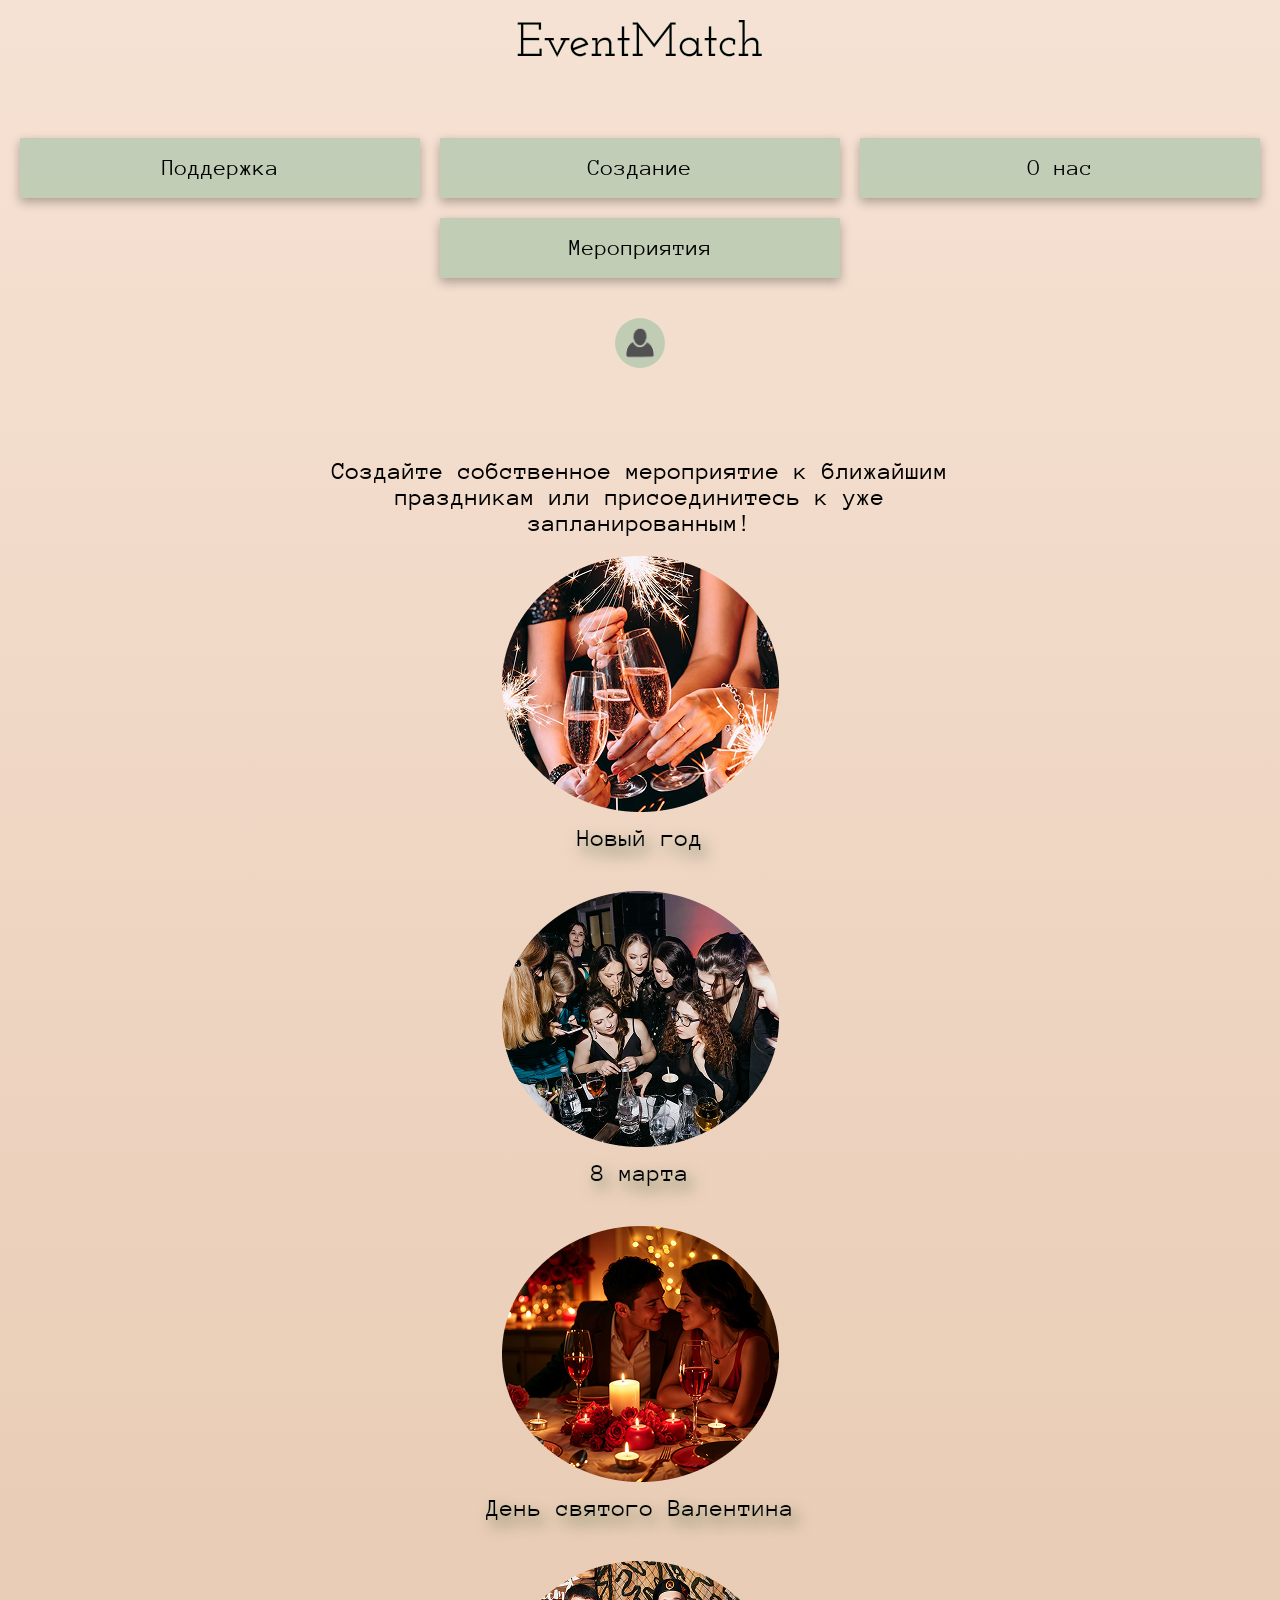
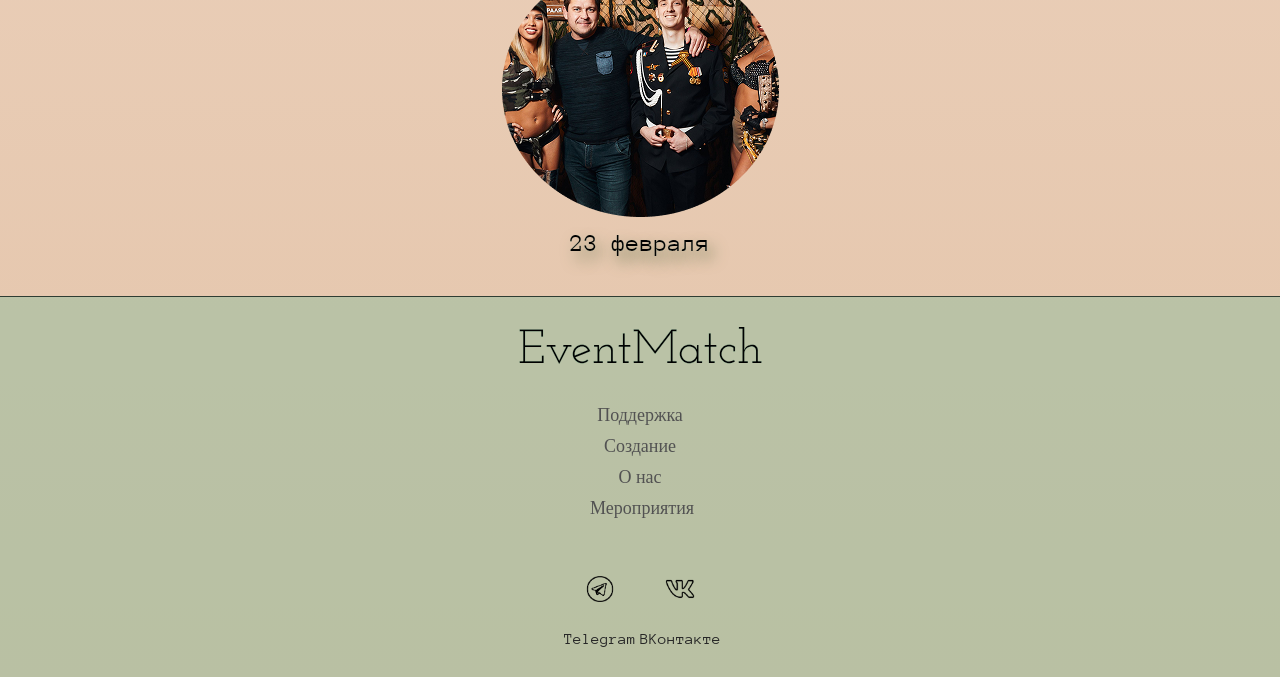
<file: index.html>
<!DOCTYPE html>
<html>
<head>
    <meta http-equiv="refresh" content="0; url=./EventMatch/index.html" />
</head>
<body>
    <script>
        window.location.href = "./EventMatch/index.html";
    </script>
</body>
</html>
</file>
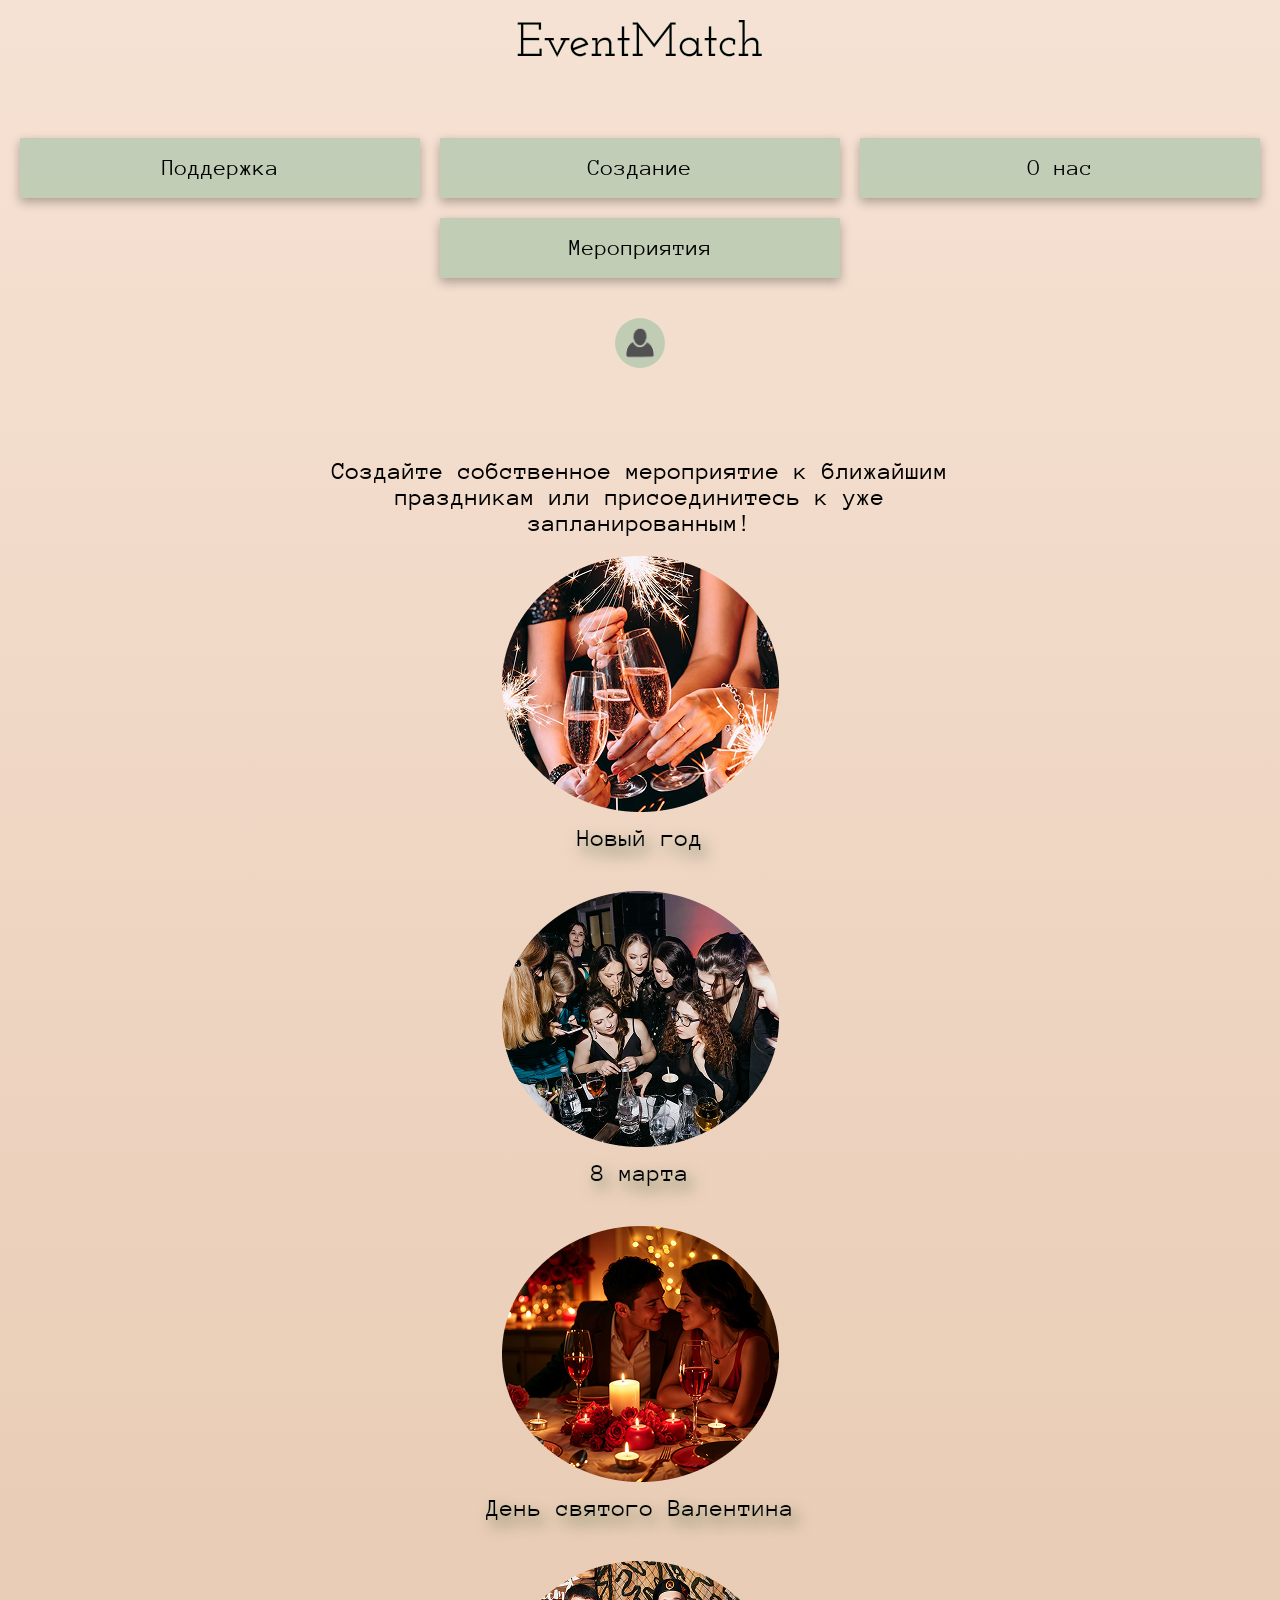
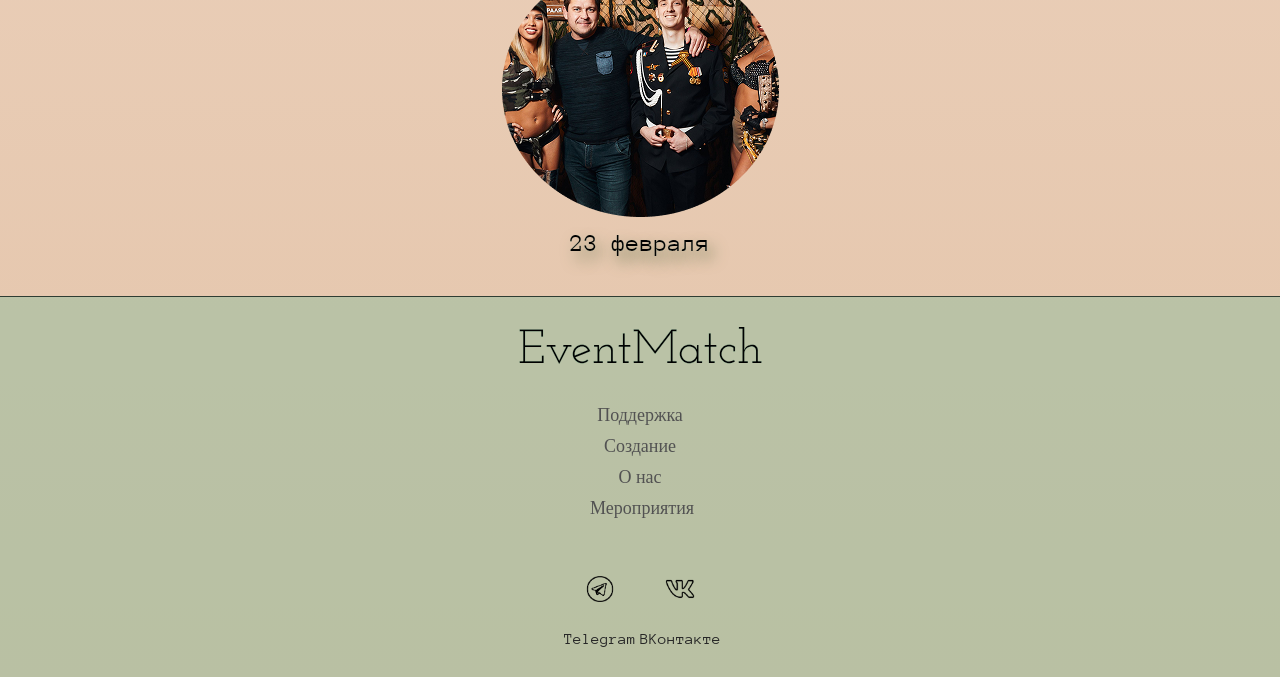
<file: EventMatch/index.html>
<!DOCTYPE html>
<html>
<head>
    <meta charset="UTF-8">
    <title>сайт</title>
    <link rel="stylesheet" href="s.css">
    <meta name="viewport" content="width=device-width, initial-scale=1.0">
</head>
<body class="bodyy"> 
    <div class="bar"></div> <div class="container">
        <div class="logo">
            <span class="t-logo"> EventMatch </span>
        </div>

        <div class="nav"> 
            <button class="button"><a href="html-support.html">Поддержка</a></button>
            <button class="button"><a href="html-ii.html">Создание</a></button>
            <button class="button"><a href="html-we.html">О нас</a></button>
            <button class="button"><a href="html-event.html">Мероприятия</a></button>
            <a href="html-vxod.html" class="profil"> 
                <img src="profil.png" alt="Профиль" class="profil-kartinka profil-wrap"> 
            </a>
        </div>

        <div class="textik">
            <p>Создайте собственное мероприятие к ближайшим</p>
            <p>праздникам или присоединитесь к уже</p>
            <p>запланированным!</p>

            <div class="t-left">
                <div class="circle"><img src="foto1.png" alt="фото 1"></div>
                <p class="podpis">Новый год</p>
            </div>
            <div class="t-right">
                <div class="circle"><img src="foto2.png" alt="фото 2"></div>
                <p class="podpis">8 марта</p>
            </div>
            <div class="b-left">
                <div class="circle"><img src="foto3.png" alt="фото 3"></div>
                <p class="podpis">День святого Валентина</p>
            </div>
            <div class="b-right">
                <div class="circle"><img src="foto4.png" alt="фото 4"></div>
                <p class="podpis">23 февраля</p>
            </div>
        </div>

        <footer class="footer">
            <div class="footer-left">
                <span class="logo-footer"> EventMatch </span>
            </div>
            <div class="footer-nav">
                <a href="html-support.html">Поддержка</a>
                <a href="html-ii.html">Создание</a>
                <a href="html-we.html">О нас</a>
                <a href="html-event.html">Мероприятия</a>
            </div>
            <div class="footer-socials">
                <a href="https://web.telegram.org/k/"><img src="tg.png" alt="TG"><span>Telegram</span></a>
                <a href="https://vk.com/"><img src="vk.png" alt="VK"><span>ВКонтакте</span></a>
            </div>
        </footer>
    </div> 

    <div class="bar"></div> </body>
</html>
</file>
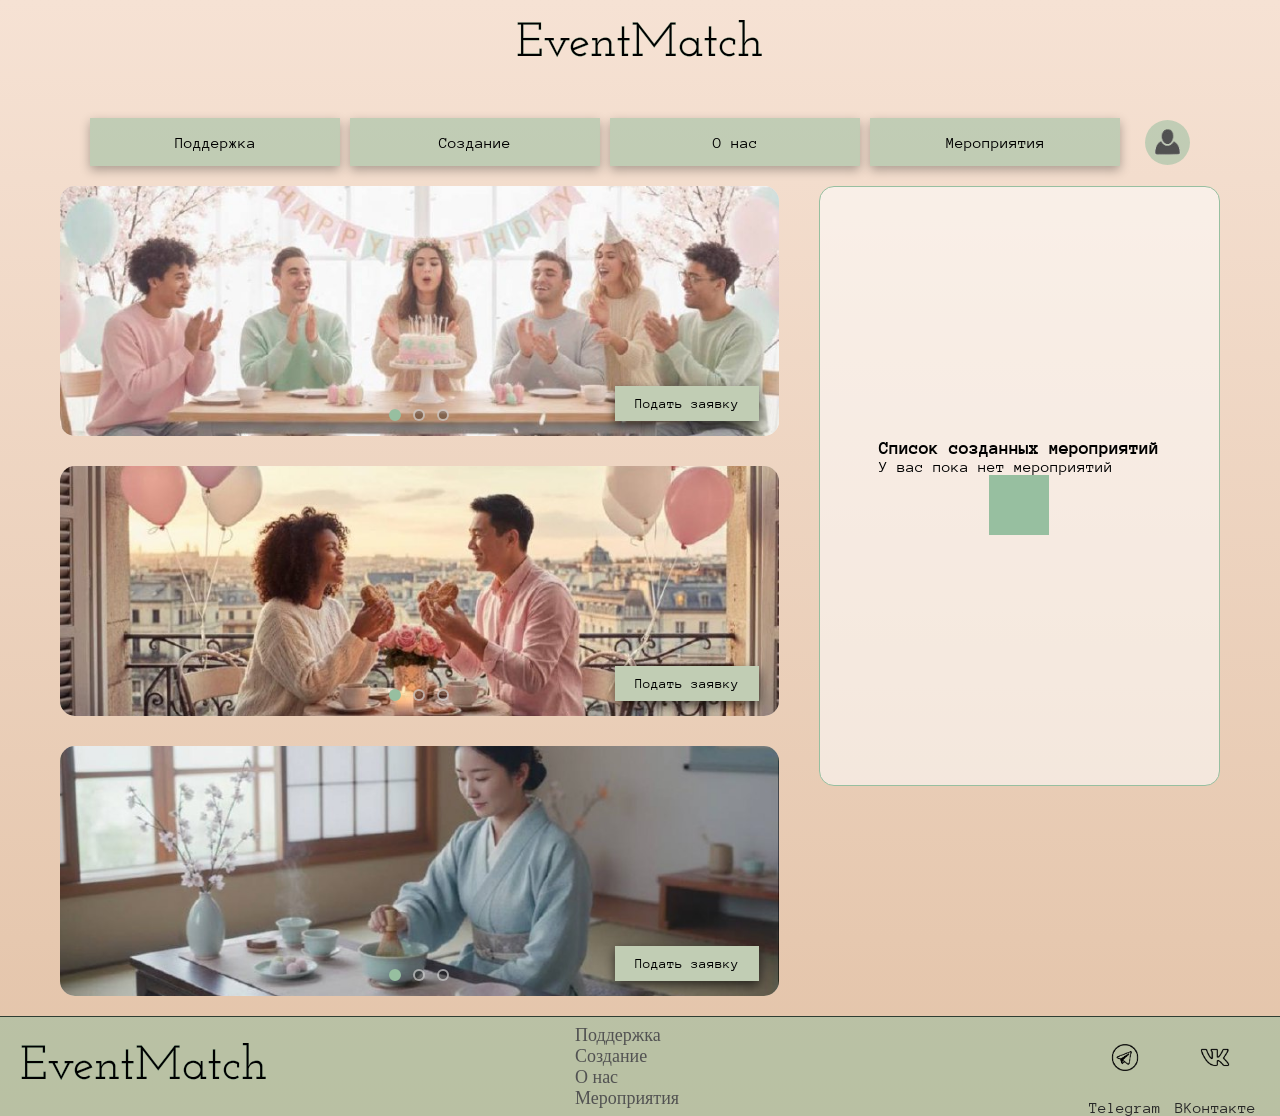
<file: html-event.html>
<!DOCTYPE html>
<html lang="ru">

<head>
    <meta charset="UTF-8">
    <title>Мероприятие</title>
    <link rel="stylesheet" href="ssss.css">
    <meta name="viewport" content="width=device-width, initial-scale=1.0">
</head>

<body class="bodyy">
    <div class="container">

        <div class="logo">
            <span class="t-logo"> EventMatch </span>
        </div>

        <div class="naw-container">
            <div class="nav">
                <button class="button"><a href="html-support.html">Поддержка</a></button>
                <button class="button"><a href="html-ii.html">Создание</a></button>
                <button class="button"><a href="html-we.html">О нас</a></button>
                <button class="button"><a href="html-event.html">Мероприятия</a></button>
            </div>
            <a href="html-vxod.html" class="profil">
                <img src="profil.png" alt="Профиль" class="profil-kartinka profil-wrap">
            </a>
        </div>

        <div class="content">

            <div class="slider-content">
                <div class="slider">
                    <input type="radio" name="s1" id="s1" checked>
                    <input type="radio" name="s1" id="s2">
                    <input type="radio" name="s1" id="s3">
                    <div class="slides">
                        <div class="slide"><img src="hb1.jpg" alt="1"></div>
                        <div class="slide"><img src="hb2.jpg" alt="2"></div>
                        <div class="slide"><img src="hb3.jpg" alt="3"></div>
                    </div>
                    <div class="control">
                        <label for="s1" class="switch"></label>
                        <label for="s2" class="switch"></label>
                        <label for="s3" class="switch"></label>
                    </div>
                    <button class="podat-za"> Подать заявку</button>
                </div>

                <div class="slider">
                    <input type="radio" name="s2" id="s12" checked>
                    <input type="radio" name="s2" id="s22">
                    <input type="radio" name="s2" id="s32">
                    <div class="slides">
                        <div class="slide"><img src="sv1.jpg" alt="1"></div>
                        <div class="slide"><img src="sv2.jpg" alt="2"></div>
                        <div class="slide"><img src="sv3.jpg" alt="3"></div>
                    </div>
                    <div class="control">
                        <label for="s12" class="switch"></label>
                        <label for="s22" class="switch"></label>
                        <label for="s32" class="switch"></label>
                    </div>
                    <button class="podat-za"> Подать заявку</button>
                </div>

                <div class="slider">
                    <input type="radio" name="s3" id="s13" checked>
                    <input type="radio" name="s3" id="s23">
                    <input type="radio" name="s3" id="s33">
                    <div class="slides">
                        <div class="slide"><img src="tea1.jpg" alt="1"></div>
                        <div class="slide"><img src="tea2.jpg" alt="2"></div>
                        <div class="slide"><img src="tea3.jpg" alt="3"></div>
                    </div>
                    <div class="control">
                        <label for="s13" class="switch"></label>
                        <label for="s23" class="switch"></label>
                        <label for="s33" class="switch"></label>
                    </div>
                    <button class="podat-za"> Подать заявку</button>
                </div>
            </div>
            <div class="event-list">
                <div class="text">
                    <h3>Список созданных мероприятий</h3>
                    <p> У вас пока нет мероприятий</p>
                </div>
                <div class="wiew box1"></div>
            </div>

        </div>
    </div>
    <div class="bottom-line"></div>

    <footer class="footer">
        <div class="footer-left">
            <span class="logo-footer"> EventMatch </span>
        </div>

        <div class="footer-nav">
            <a href="html-support.html"> Поддержка </a>
            <a href="html-ii.html"> Создание </a>
            <a href="html-we.html"> О нас </a>
            <a href="html-event.html"> Мероприятия </a>
        </div>

        <div class="footer-socials">
            <a href="https://web.telegram.org/k/" target="_blank">
                <img src="tg.png" alt="TG">
                <span>Telegram</span>
            </a>
            <a href="https://vk.com/" target="_blank">
                <img src="vk.png" alt="VK">
                <span>ВКонтакте</span>
            </a>
        </div>
    </footer>
</body>

</html>
</file>
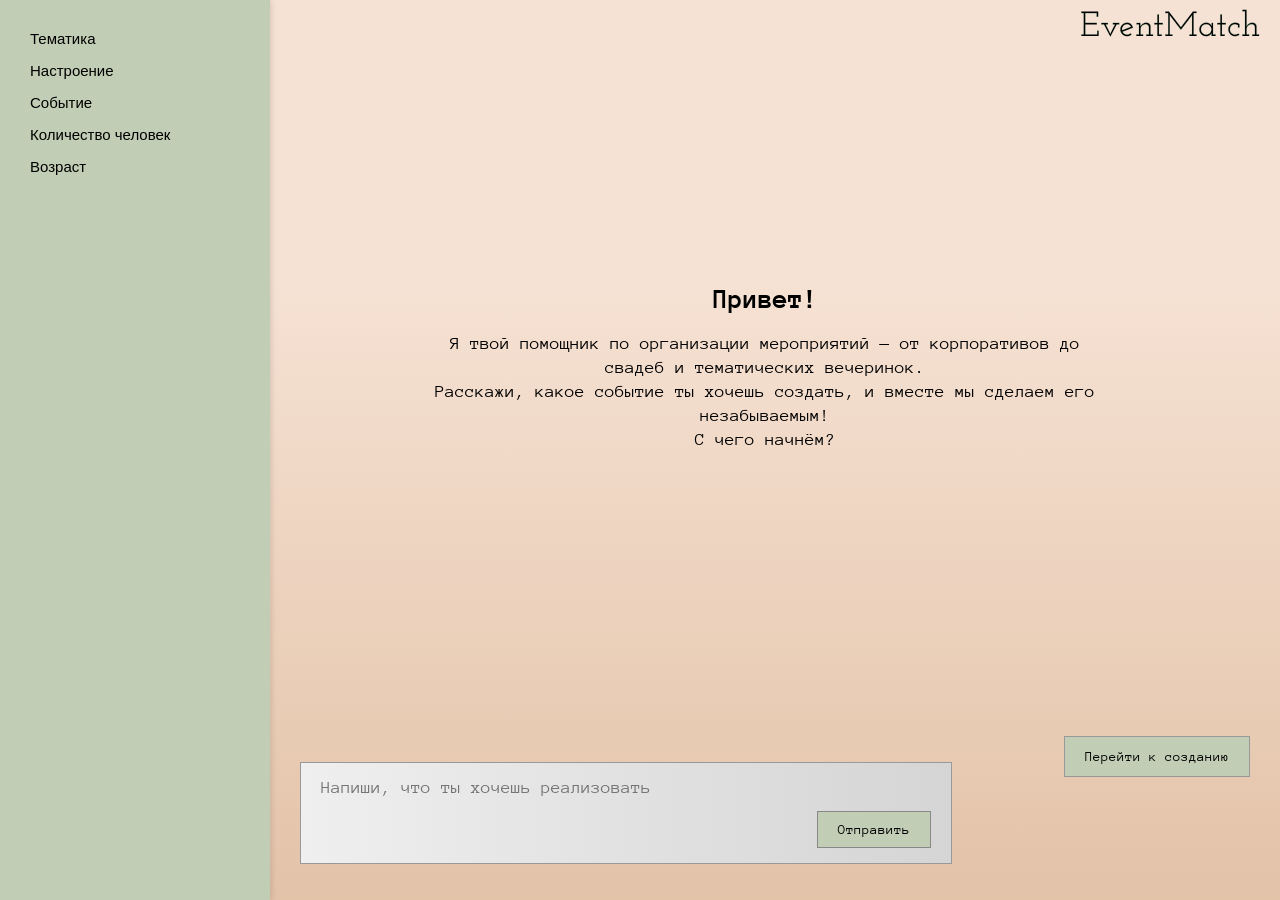
<file: html-ii.html>
<!DOCTYPE html>
<html>
<head>
    <meta charset="UTF-8">
    <title>Создание</title>
    <link rel="stylesheet" href="sss.css">
    <meta name="viewport" content="width=device-width, initial-scale=1.0">
</head>
<body class="bodyy">
    <div class="logo">
        <span class="t-logo"> EventMatch </span>
        <div class="ii-text">
            <h1>Привет!</h1>
            <p>Я твой помощник по организации мероприятий — от корпоративов до </p>
            <p>свадеб и тематических вечеринок.</p>
            <p>Расскажи, какое событие ты хочешь создать, и вместе мы сделаем его </p>
            <p>незабываемым!</p>
            <p>С чего начнём?</p>
        </div>
    </div>
    <div class="container">
            <details>
                <summary>Тематика</summary>
            <ol>
                <p>
                    <input type="radio" name="there" id="t1" value="biz"  class="perekl">
                    <label for="t1">Деловая </label>
                </p>
            </ol>
            <ol>
                <p>
                    <input type="radio" name="there" id="t2" value="fun"  class="perekl">
                    <label for="t2">Развлекательная </label>

                </p>
            </ol>
            <ol>
                <p>
                    <input type="radio" name="there" id="t3" value="work"  class="text">
                    <label for="t3">Обучающая</label>

                </p>
            </ol>
            <ol>
                <p>
                    <input type="radio" name="there" id="t4" value="sport"  class="text">
                    <label for="t4">Спортивная </label>
                </p>
            </ol>
            <ol>
                <p>
                    <input type="radio" name="there" id="t5" value="culture"  class="text" >
                    <label for="t5">Культурная </label>
                </p>
            </ol>
            <ol>
                <p>
                    <input type="radio" name="there" id="t6" value="freedom"  class="text">
                    <label for="t6">Свободная</label>
                </p>
            </ol>
            </details>
            <details>
                <summary>Настроение</summary>
                <ol>
                    <p>
                        <input type="radio" name="mood" id="t7" value="off"  class="perekl">
                        <label for="t7"> Официальное </label>
                    </p>
                </ol>
                <ol>
                    <p>
                        <input type="radio" name="mood" id="t8" value="relaxed"  class="perekl">
                        <label for="t8"> Расслабленное </label>
    
                    </p>
                </ol>
                <ol>
                    <p>
                        <input type="radio" name="mood" id="t9" value="driving "  class="text">
                        <label for="t9"> Драйвовое </label>
    
                    </p>
                </ol>
                <ol>
                    <p>
                        <input type="radio" name="mood" id="t10" value="intellectual"  class="text">
                        <label for="t10"> Интеллектуальное </label>
                    </p>
                </ol>
                <ol>
                    <p>
                        <input type="radio" name="mood" id="t11" value="culture"  class="text" >
                        <label for="t11"> Семейное </label>
                    </p>
                </ol>
            </details>
            <details>
                <summary>Событие</summary>
                <ol>
                    <p>
                        <input type="radio" name="event" id="t12" value="personal"  class="perekl">
                        <label for="t12"> Личное </label>
                    </p>
                </ol>
                <ol>
                    <p>
                        <input type="radio" name="event" id="t13" value="corporate"  class="perekl">
                        <label for="t13"> Корпоративное </label>
    
                    </p>
                </ol>
                <ol>
                    <p>
                        <input type="radio" name="event" id="t14" value="public"  class="text">
                        <label for="t14"> Общественное </label>
    
                    </p>
                </ol>
                <ol>
                    <p>
                        <input type="radio" name="event" id="t15" value="launch"  class="text">
                        <label for="t15"> Запуск продукта </label>
                    </p>
                </ol>
            </details>
            <details>
                <summary>Количество человек</summary>
                <ol>
                    <p>
                        <input type="radio" name="people" id="t16" value="min"  class="perekl">
                        <label for="t16"> До 15 человек </label>
                    </p>
                </ol>
                <ol>
                    <p>
                        <input type="radio" name="people" id="t17" value="average"  class="perekl">
                        <label for="t17"> 15-50 человек </label>
    
                    </p>
                </ol>
                <ol>
                    <p>
                        <input type="radio" name="people" id="t18" value="scale"  class="text">
                        <label for="t18"> 50-200 человек </label>
    
                    </p>
                </ol>
                <ol>
                    <p>
                        <input type="radio" name="people" id="t19" value="mass"  class="text">
                        <label for="t19"> 200+ человек </label>
                    </p>
                </ol>
            </details>
            <details>
            <summary>Возраст</summary>
            <ol>
                <p>
                    <input type="radio" name="age" id="t20" value="kid"  class="perekl">
                    <label for="t20"> Дети </label>
                </p>
            </ol>
            <ol>
                <p>
                    <input type="radio" name="age" id="t21" value="teenagers"  class="perekl">
                    <label for="t21"> Подростки </label>

                </p>
            </ol>
            <ol>
                <p>
                    <input type="radio" name="age" id="t22" value="young"  class="text">
                    <label for="t22"> Молодежь </label>

                </p>
            </ol>
            <ol>
                <p>
                    <input type="radio" name="age" id="t23" value="adults"  class="text">
                    <label for="t23"> Взрослые  </label>
                </p>
                <p>
                    <input type="radio" name="age" id="t24" value="senors"  class="text">
                    <label for="t24"> Сеньоры  </label>
                </p>
                <p>
                    <input type="radio" name="age" id="t25" value="mixed"  class="text">
                    <label for="t25"> Смешанное  </label>
                </p>
            </ol>
        </details>
    </div>

        <p class="vvod">
            <textarea class="ii-vvod text" name="vvod" id="vvod" placeholder="Напиши, что ты хочешь реализовать"></textarea>
                <a href="#" class="button-vvod">Отправить</a>
        </p>
        <p>
                <a href="index.html" class="creature">Перейти к созданию</a>
            </button>
        </p>
</body>
</html>
</file>
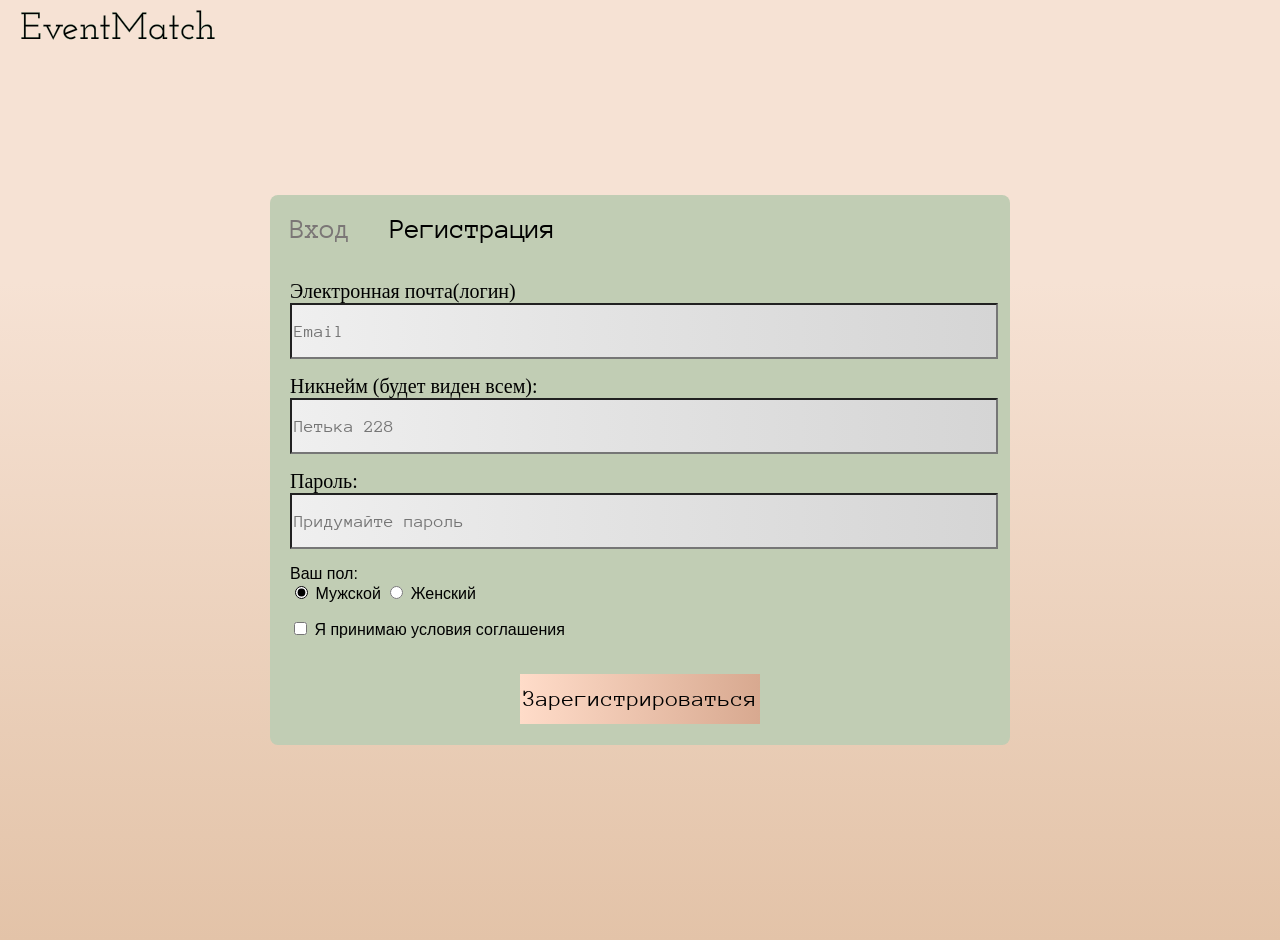
<file: html-regi.html>
<!DOCTYPE html>
<html>
<head>
    <meta charset="UTF-8">
    <title>Регистрация</title>
    <link rel="stylesheet" href="ss.css">
    <meta name="viewport" content="width=device-width, initial-scale=1.0">
</head>
<body class="bodyy">
    <div class="logo">
        <span class="t-logo"> EventMatch </span>
    </div>
<form action="registration.php" method="POST" name="user_reg_form">
    <div class="container-regi">
        <div class="perexod">
            <a href="html-vxod.html" class="inactive"> Вход </a>
            <a href="html-regi.html" class="active">Регистрация </a>
        </div>
        <p>
            <label class="toppi">Электронная почта(логин)</label><br>
            <input type="email" class="email-regi" name="email" id="email" placeholder="Email" required maxlength="256" minlength="7">
        </p>
        <p>
            <label class="toppi">Никнейм (будет виден всем):</label><br>
            <input type="text" class="nick-regi" name="nickname" id="nick" placeholder="Петька 228"  maxlength="20" minlength="2" required>
        </p>
        <p>
            <label class="toppi">Пароль:</label><br>
            <input type="password" class="password-regi" name="password" id="pass" placeholder="Придумайте пароль" required maxlength="50" minlength="6">
        </p>
        <p>
            <div class="pol">
            Ваш пол:<br>
            <input type="radio" name="gender" id="m" value="male" checked> 
            <label for="m">Мужской</label>
            <input type="radio" name="gender" id="w" value="female"  > 
            <label for="w">Женский</label>
        </p>
        <p>
            <input type="checkbox" name="agree" id="rules" value="yes" required>
            <label for="rules">Я принимаю условия соглашения</label>
            </div>
        </p>

        <p>
            <button  type ="submit"class="button-regi">
                Зарегистрироваться
            </button>
        </p>
    </div>
</form>
</body>
</html>
</file>
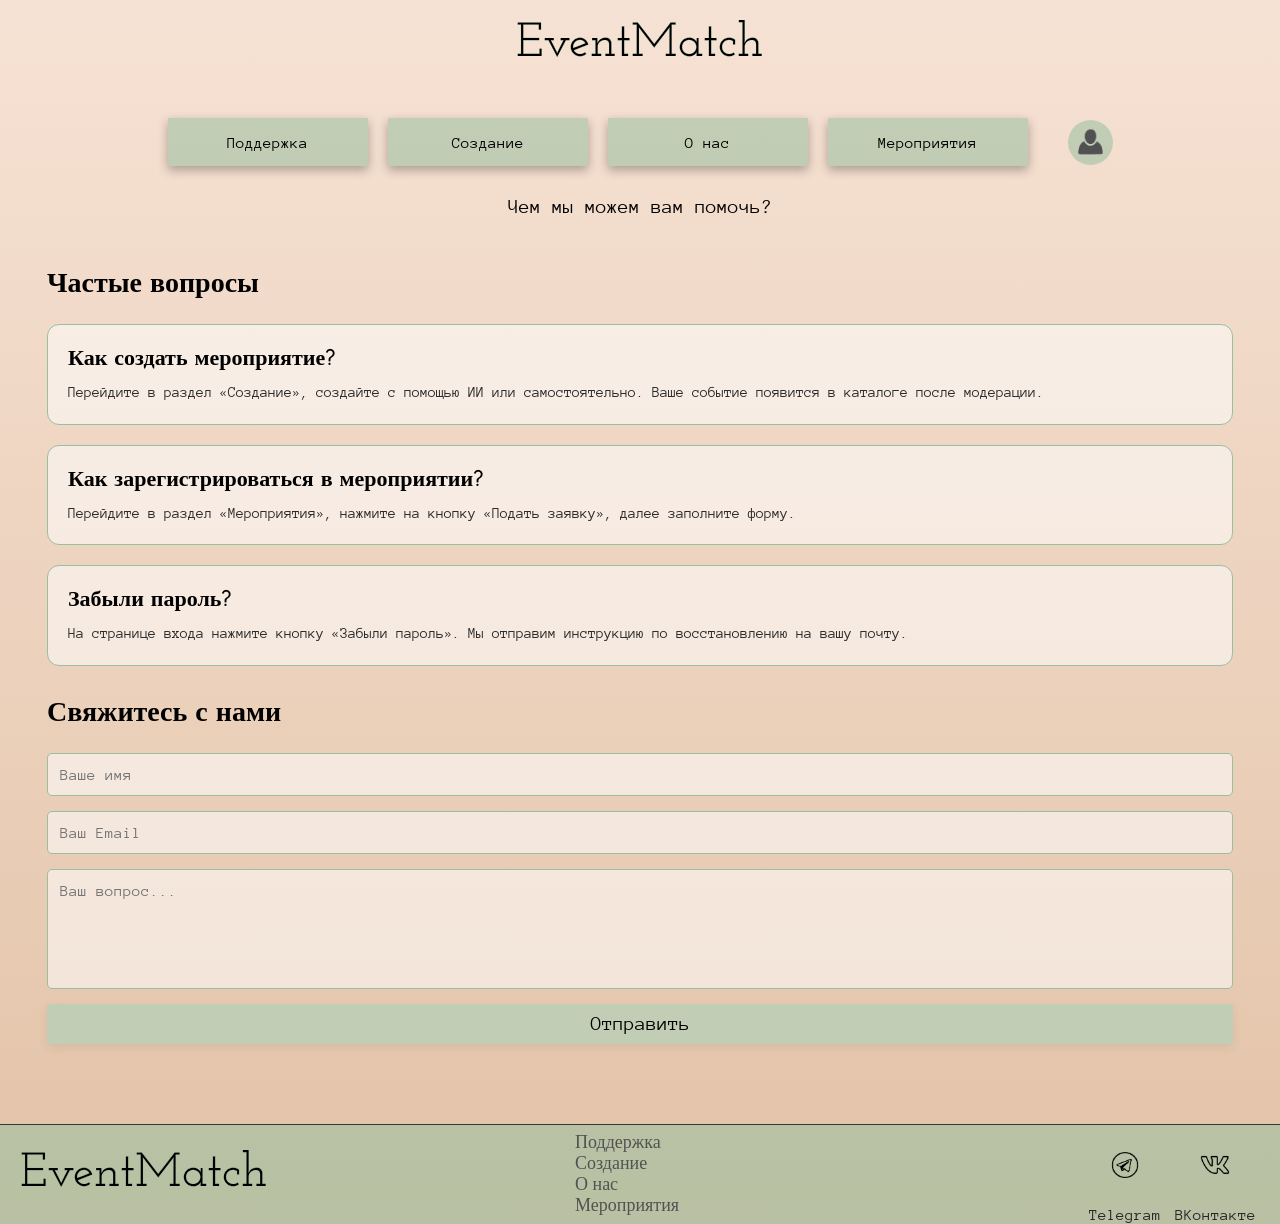
<file: html-support.html>
<!DOCTYPE html>
<head>
    <meta charset="UTF-8">
    <title>Поддержка</title>
    <link rel="stylesheet" href="support.css">
    <meta name="viewport" content="width=device-width, initial-scale=1.0">
</head>
<body class="bodyy"> 
    <div class="wrapper">
            <div class="logo">
                <span class="t-logo"> EventMatch </span>
            </div>

            <div class="naw-container">
                <nav class="nav"> 
                    <button class="button"><a href="html-support.html">Поддержка</a></button>
                    <button class="button"><a href="html-ii.html">Создание</a></button>
                    <button class="button"><a href="html-we.html">О нас</a></button>
                    <button class="button"><a href="html-event.html">Мероприятия</a></button>
                </nav>
                <a href="html-vxod.html" class="profil"> 
                    <img src="profil.png" alt="Профиль" class="profil-kartinka profil-wrap"> 
                </a>
            </div>
        </div>
            <div class="container">
                <header class="support-header">
                    <p>Чем мы можем вам помочь?</p>
                </header>

                <div class="support-grid">
                    <div class="faq-column">
                        <h3 class="section-title">Частые вопросы</h3>
                        <div class="faq-grid-simple">
                            <div class="faq-block">
                                <h4>Как создать мероприятие?</h4>
                                <p>Перейдите в раздел «Создание», создайте с помощью ИИ или самостоятельно. Ваше событие появится в каталоге после модерации.</p>
                            </div>
                            <div class="faq-block">
                                <h4>Как зарегистрироваться в мероприятии?</h4>
                                <p>Перейдите в раздел «Мероприятия», нажмите на кнопку «Подать заявку», далее заполните форму.</p>
                            </div>
                            <div class="faq-block">
                                <h4>Забыли пароль?</h4>
                                <p>На странице входа нажмите кнопку «Забыли пароль». Мы отправим инструкцию по восстановлению на вашу почту.</p>
                            </div>
                        </div>
                    </div>

                    <div class="form-column">
                        <h3 class="section-title">Свяжитесь с нами</h3>
                        <form class="contact-form">
                            <input type="text" placeholder="Ваше имя" class="support-input" required>
                            <input type="email" placeholder="Ваш Email" class="support-input" required>
                            <textarea placeholder="Ваш вопрос..." class="support-textarea" required></textarea>
                            <button type="submit" class="support-submit">Отправить</button>
                        </form>
                    </div>
                </div> </div> </div> </div> <footer class="footer">
        <div class="footer-left">
            <span class="logo-footer"> EventMatch </span>
        </div>
    
        <div class="footer-nav">
            <a href="html-support.html">Поддержка</a>
            <a href="html-ii.html">Создание</a>
            <a href="html-we.html">О нас</a>
            <a href="html-event.html">Мероприятия</a>
        </div>
    
        <div class="footer-socials">
            <a href="https://web.telegram.org/k/" target="_blank">
                <img src="tg.png" alt="TG">
                <span>Telegram</span>
            </a>
            <a href="https://vk.com/" target="_blank">
                <img src="vk.png" alt="VK">
                <span>ВКонтакте</span>
            </a>
        </div>
    </footer>

</body>
</html>
</file>
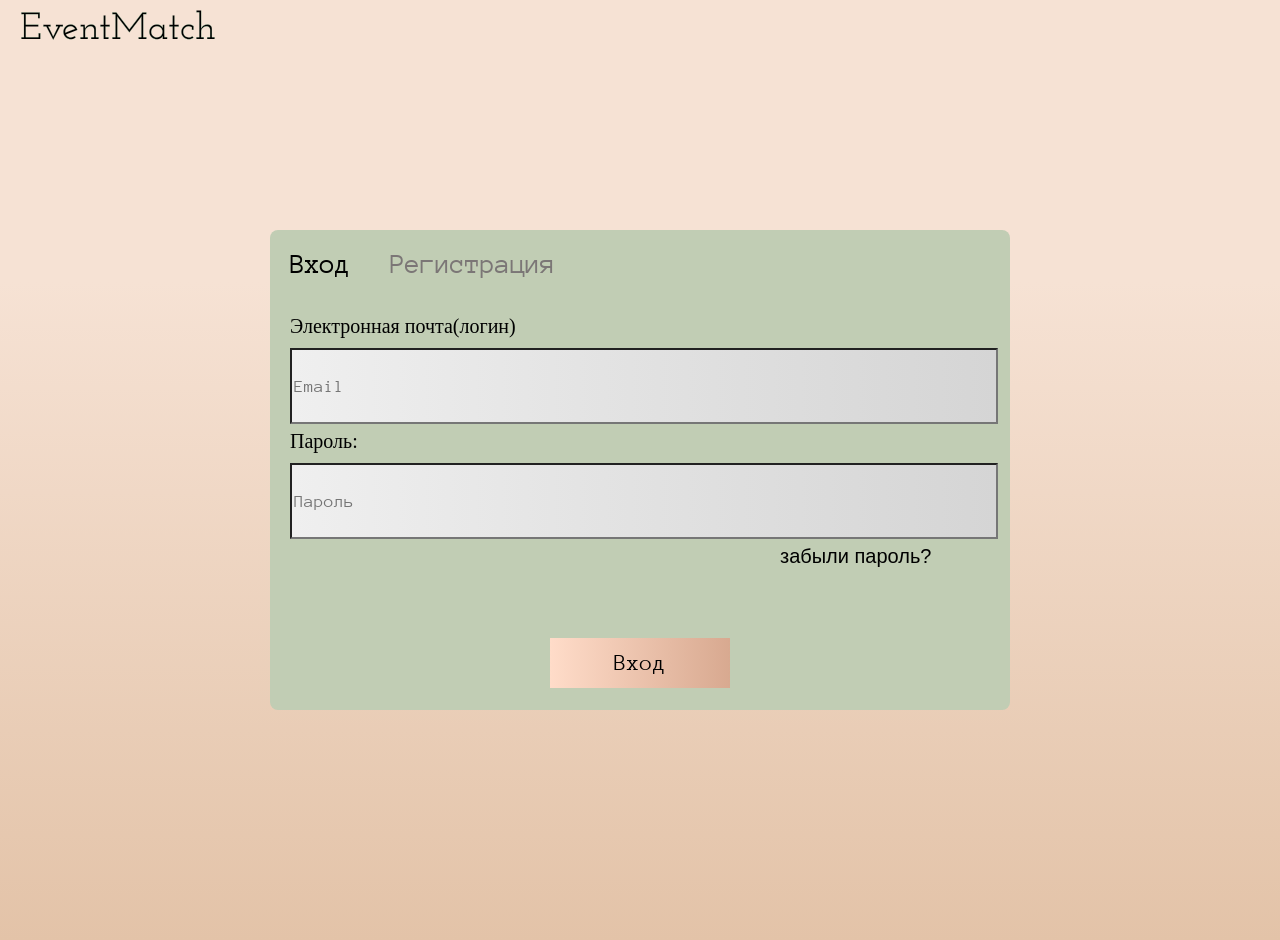
<file: html-vxod.html>
<!DOCTYPE html>
<html>
<head>
    <meta charset="UTF-8">
    <title>Вход</title>
    <link rel="stylesheet" href="ss.css">
    <meta name="viewport" content="width=device-width, initial-scale=1.0">
</head>
<body class="bodyy">
    <div class="logo">
        <span class="t-logo"> EventMatch </span>
    </div>
<form action="registration.php" method="POST" name="user_reg_form">
    <div class="container-vxod">
        <div class="perexod">
            <a href="html-vxod.html" class="active"> Вход </a>
            <a href="html-regi.html" class="inactive">Регистрация </a>
        </div>
        <p>
            <label class="toppi">Электронная почта(логин)</label><br>
            <input type="email" class="email-vxod text" name="email" id="email" placeholder="Email" required>
        </p>
        <p>
            <label class="toppi">Пароль:</label><br>
            <input type="password" class="password-vxod text" name="password" id="pass" placeholder="Пароль" required>
        </p> 
        <a href="#" class="vosst-pass"> забыли пароль? </a>
        <p>
            <button class="button-vxod">
                <a href="html1.html" class="vxod">Вход</a>
            </button>
        </p>
    </div>
</form>
</body>
</html>
</file>
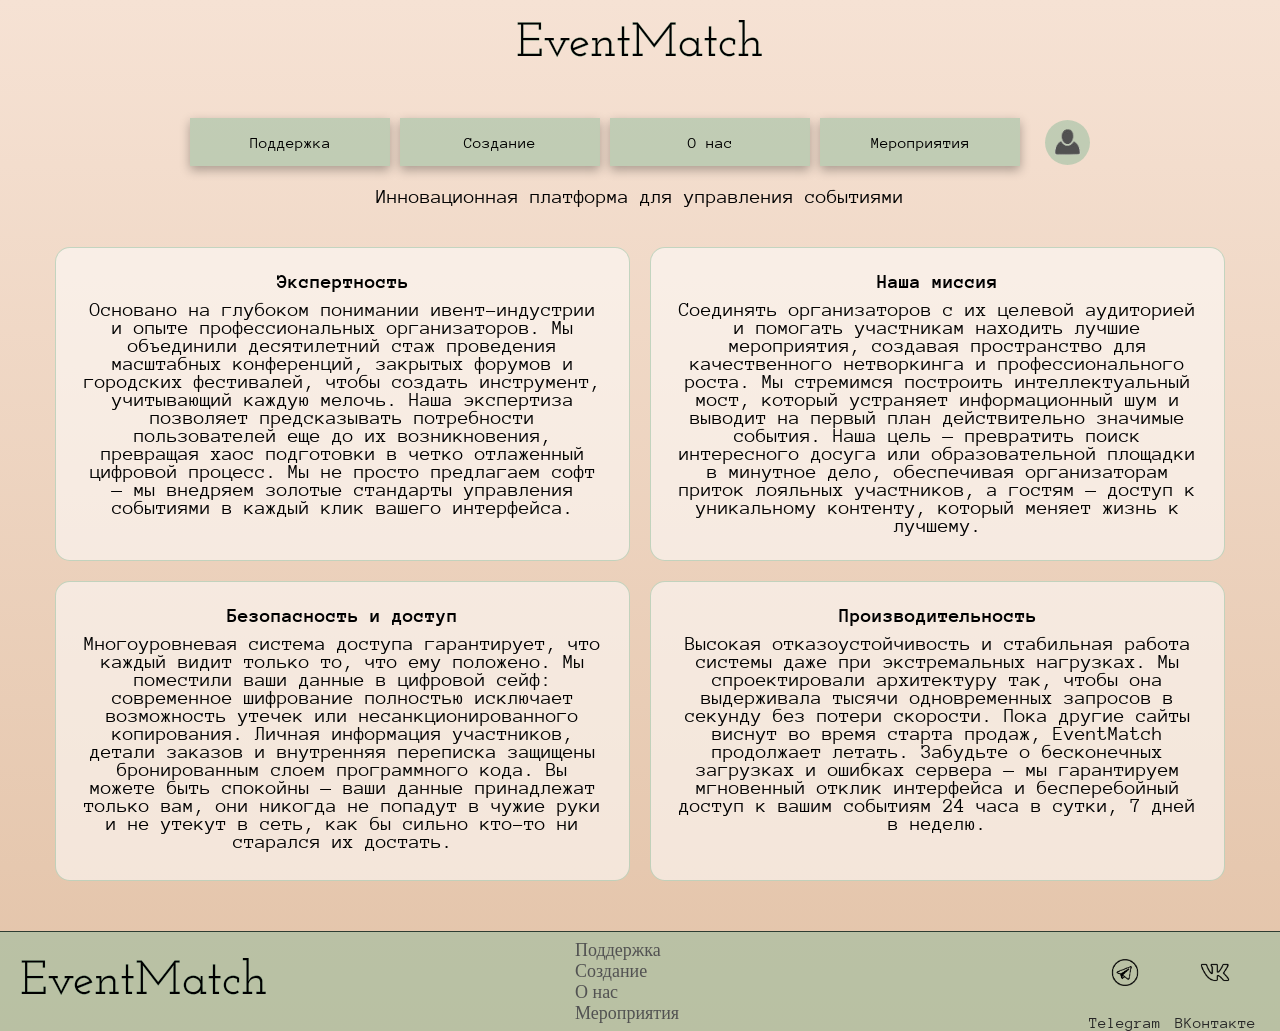
<file: html-we.html>
<!DOCTYPE html>
<html>
<head>
    <meta charset="UTF-8">
    <title>О нас</title>
    <link rel="stylesheet" href="sssss.css">
    <meta name="viewport" content="width=device-width, initial-scale=1.0">
</head>
<body class="bodyy"> 
    <div class="wrapper">
        <div class="container">
            <div class="logo">
                <span class="t-logo"> EventMatch </span>
            </div>

            <div class="naw-container">
                <nav class="nav"> 
                    <button class="button"><a href="html-support.html">Поддержка</a></button>
                    <button class="button"><a href="html-ii.html">Создание</a></button>
                    <button class="button"><a href="html-we.html">О нас</a></button>
                    <button class="button"><a href="html-event.html">Мероприятия</a></button>
                </nav>
                <a href="html-vxod.html" class="profil"> 
                    <img src="profil.png" alt="Профиль" class="profil-kartinka profil-wrap"> 
                </a>
            </div>

            <main class="content">
                <div class="about-section">
                    <header class="about-header">
                        <p class="tekst">Инновационная платформа для управления событиями</p>
                    </header>
                    <div class="about-grid-four">
                        <div class="info-card">
                            <h3>Экспертность</h3>
                            <p>Основано на глубоком понимании ивент-индустрии и опыте профессиональных организаторов. Мы объединили десятилетний стаж проведения масштабных конференций, закрытых форумов и городских фестивалей, чтобы создать инструмент, учитывающий каждую мелочь. Наша экспертиза позволяет предсказывать потребности пользователей еще до их возникновения, превращая хаос подготовки в четко отлаженный цифровой процесс. Мы не просто предлагаем софт — мы внедряем золотые стандарты управления событиями в каждый клик вашего интерфейса.</p>
                        </div>
                        
                        <div class="info-card highlight">
                            <h3>Наша миссия</h3>
                            <p>Соединять организаторов с их целевой аудиторией и помогать участникам находить лучшие мероприятия, создавая пространство для качественного нетворкинга и профессионального роста. Мы стремимся построить интеллектуальный мост, который устраняет информационный шум и выводит на первый план действительно значимые события. Наша цель — превратить поиск интересного досуга или образовательной площадки в минутное дело, обеспечивая организаторам приток лояльных участников, а гостям — доступ к уникальному контенту, который меняет жизнь к лучшему.</p>
                        </div>
            
                        <div class="info-card">
                            <h3>Безопасность и доступ</h3>
                            <p>Многоуровневая система доступа гарантирует, что каждый видит только то, что ему положено. Мы поместили ваши данные в цифровой сейф: современное шифрование полностью исключает возможность утечек или несанкционированного копирования. Личная информация участников, детали заказов и внутренняя переписка защищены бронированным слоем программного кода. Вы можете быть спокойны — ваши данные принадлежат только вам, они никогда не попадут в чужие руки и не утекут в сеть, как бы сильно кто-то ни старался их достать.</p>
                        </div>
            
                        <div class="info-card">
                            <h3>Производительность</h3>
                            <p>Высокая отказоустойчивость и стабильная работа системы даже при экстремальных нагрузках. Мы спроектировали архитектуру так, чтобы она выдерживала тысячи одновременных запросов в секунду без потери скорости. Пока другие сайты виснут во время старта продаж, EventMatch продолжает летать. Забудьте о бесконечных загрузках и ошибках сервера — мы гарантируем мгновенный отклик интерфейса и бесперебойный доступ к вашим событиям 24 часа в сутки, 7 дней в неделю.</p>
                        </div>
                    </div>
                </div>
            </main>
        </div>
    </div>
    <footer class="footer">
        <div class="footer-left">
            <span class="logo-footer"> EventMatch </span>
        </div>
    
        <div class="footer-nav">
            <a href="html-support.html">Поддержка</a>
            <a href="html-ii.html">Создание</a>
            <a href="html-we.html">О нас</a>
            <a href="html-event.html">Мероприятия</a>
        </div>
    
        <div class="footer-socials">
            <a href="https://web.telegram.org/k/" target="_blank">
                <img src="tg.png" alt="TG">
                <span>Telegram</span>
            </a>
            <a href="https://vk.com/" target="_blank">
                <img src="vk.png" alt="VK">
                <span>ВКонтакте</span>
            </a>
        </div>
    </footer>
</body>
</html>
</file>
<file: EventMatch/s.css>
@import url('https://fonts.googleapis.com/css2?family=Josefin+Slab:ital,wght@0,100..700;1,100..700&display=swap');
@import url('https://fonts.googleapis.com/css2?family=Anonymous+Pro:ital,wght@0,400;0,700;1,400;1,700&display=swap');
*{
    margin: 0;
    padding: 0;
    box-sizing: border-box;
}
/*шапка*/
.t-logo {
    font-size: 48px;
    color:black;
    -webkit-text-stroke: 0.2px #AFE2BA;
    font-family:"Josefin Slab";
    font-weight:500;
    text-align:center;
}
.bodyy {
    background: linear-gradient(180deg,#F6E2D4 0%, #E3C3A8 100% );
    display: grid;
    grid-template-columns: 270px 1fr 270px; 
    min-height: 100vh;
}
.logo{
  text-align: center;
  margin-bottom: 50px;
  padding-top: 20px;
}
.container {
    display: flex;
    position: relative;
    min-height: 100vh;
    flex-direction: column;

}
.nav {
    display: flex;
    display: inline-flex;
    flex-direction: row;
    width: auto;
    gap: 20px;
    margin-left: 70px;
}
.profil-wrap {
    display: flex !important;
    width: 50px !important;
    height: 50px !important;
    border-radius: 50% !important;
    background-color:#97BFA08A !important;
    overflow: hidden;
    cursor: pointer;
}
.button {
    display: flex;
    width: 274px;
    height: 51px;
    font-family: "Anonymous Pro";
    background-color:#97BFA08A;
    border: none;
    font-size: 23px;
    cursor: pointer;
    overflow: hidden;
    box-shadow: 0 4px 10px rgba(0, 0 ,0, 0.3);
}
.button a {
    display: flex;
    align-items: center;
    justify-content: center;
    width: 100%;
    height: 100%;
    text-decoration: none;
    color: black;
}
button:hover {
    background-color: #97BFA0;
    transform: translateY(-4px);
}
button:active {
    transform: translateY(0);
}
.profil{
    text-decoration: none;
    display: inline-flex;
    vertical-align: middle;
    margin-left: 20px;
}
.profil-wrap:hover {
    transform: scale(1.1);
}
.profil-kartinka {
    width: 100%;
    height: 100%;
    object-fit: contain;
    object-position: center;
    background: transparent;
}
.bar {
    background: #F6E2D4;
    opacity: 0.5;
    height: 100%;
    box-shadow: inset -5px 0 5px -3px rgba(0,0,0,0.9), inset 5px 0 5px -3px rgba(0,0,0,0.9);
}
/*внутренность*/
.textik {
flex: 1;
display: flex;
flex-direction: column;
text-align: center;
align-items: center;
padding: 17%;
position: relative;
font-family: "Anonymous Pro";
font-size: 25px;
}
.circle {
    border-radius: 50%;
    margin-bottom: 8px;
    position: static;
}
.t-left {
    left: 40px;
    top: 80px;
}
.t-right {
    right: 40px;
    top: 80px;
}
.b-left {
    left: 300px;
    bottom: 50px;
}
.b-right {
    right: 300px;
    bottom: 50px;
}
.t-left, .t-right, .b-left, .b-right {
    position: absolute;
    align-items: center;
    display: flex;
    flex-direction: column;
}
.podpis {
    font-family: "Anonymous Pro";
    font-size: 25px;
    text-shadow: 5px 8px 15px hsl(85, 20%, 39%);
    -webkit-text-stroke: 0.2px #C1CDB4;
}
/*подвал*/
.footer {
    display: flex;
    background-color: #97BFA08A;
    height: 100px;
    border-top: 1px solid hsl(136, 14%, 21%);
    justify-content: center;
    align-items: center;
}
.buttom-line {
    width: 100%;
    position: relative;
    z-index: 100;
}
.logo-footer {
    font-size: 48px;
    color:black;
    -webkit-text-stroke: 0.2px #AFE2BA;
    font-family:"Josefin Slab";
    font-weight:100px;
    text-align:justify;
}
.footer-left {
    flex: 1;
    display: flex;
    justify-content: flex-start;
    padding: 20px;
}
.footer-nav {
    display: flex;
    flex-direction: column;
    flex: 1;
    justify-content: center;
    align-items: center;

}
.footer-nav a {
    font-family:'Times New Roman', Times, serif;
    text-decoration: none;
    color: rgb(82, 82, 82);
    font-size: 18px;
    transition: 0.3s; 
    text-align: left;
    display: block;
    width: 100px;

}
.footer-nav a:hover {
    color: hsl(135, 78%, 16%); 
} 
.footer-socials {
    flex: 1;
    display: flex;
    gap: 0px; 
    justify-content: flex-end;
    align-items: flex-start; 
    margin-right: 25px;
    
}
.footer-socials a {
    display: flex;
    flex-direction: column; 
    align-items: center;   
    text-decoration: none;              
    width: 80px;
    height: auto;
    gap: 1px;        
}

.footer-socials img {
    width: 80px;     
    height: 80px;
    object-fit: contain;
}

.footer-socials span {
    font-family: 'Anonymous Pro', monospace;
    font-size: 16px;        
    color: #272727;
    text-align: center;
}


.footer-socials a:hover span {
    color: hsl(135, 78%, 16%);
}
@media screen and (max-width: 1720px) {

    .bodyy {
        grid-template-columns: 1fr;
    }

    .bar {
        display: none; 
    }

    .nav {
        display: flex;
        flex-direction:row;
        gap: 20px;
        width: 100%;
        padding: 20px 20px;
        justify-content: center;
        flex-wrap: wrap;
        align-items: center;
        margin-left: 0px;
    }

    .button {
        width: 90%; 
        max-width: 400px;
        height: 60px;
    }
    .profil {
        order: 2 !important;
        margin-top: 20px;
        display: flex;
        justify-content: center;
        width: 100%;
        margin-left: 0px;
    }
    .profil-wrap {
        width: 50px;
        height: 52px;
    }


 
    .textik {
        position: static; 
        margin-top: 50px;
        height: auto;
        padding: 20px 20px;
    }
    .t-left, .t-right, .b-left, .b-right {
        position: static; 
        margin: 20px auto;
        display: flex;
        flex-direction: column;
        align-items: center;
    }

    .footer {
        grid-template-columns: 1fr; 
        height: auto;
        padding: 30px 20px;
        display: flex; 
        flex-direction: column;
        gap: 25px;
    }

    .footer-left, .footer-nav, .footer-socials {
        flex: none;
        width: 100%;
        justify-content: center;
        margin: 0;
        padding: 0;
        text-align: center;
    }

    .footer-nav a {
        text-align: center; 
        margin: 5px auto;
    }

    .footer-socials {
        flex-direction: row; 
        justify-content: center !important;
    }
}
@media screen and (max-width: 975px) {
    .nav {
        flex-direction: column;
    }
}
</file>
<file: ssss.css>
@import url('https://fonts.googleapis.com/css2?family=Josefin+Slab:ital,wght@0,100..700;1,100..700&display=swap');
@import url('https://fonts.googleapis.com/css2?family=Anonymous+Pro:ital,wght@0,400;0,700;1,400;1,700&display=swap');
*{
    margin: 0;
    padding: 0;
    box-sizing: border-box;
}
/*шапка*/
.t-logo {
    font-size: 48px;
    color:black;
    -webkit-text-stroke: 0.2px #AFE2BA;
    font-family:"Josefin Slab";
    font-weight:500;
    text-align:center;
}
.bodyy {
    background: linear-gradient(180deg,#F6E2D4 0%, #E3C3A8 100% );

}
.logo{
  text-align: center;
  margin-bottom: 50px;
  padding-top: 20px;
}
.container {
    min-height: 100vh;
    flex-direction: column;

}
.nav {
    display: flex;
    display: inline-flex;
    flex-direction: row;
    width: auto;
    gap: 20px;
}
.naw-container {
    display: flex;
    justify-content: center;
    align-items: center;
    gap: 30px;
    width: 100%;
}
.profil-wrap {
    display: flex !important;
    width: 50px !important;
    height: 50px !important;
    border-radius: 50% !important;
    background-color:#97BFA08A !important;
    overflow: hidden;
    cursor: pointer;
}
.button {
    display: flex;
    width: 274px;
    height: 51px;
    font-family: "Anonymous Pro";
    background-color:#97BFA08A;
    border: none;
    font-size: 23px;
    cursor: pointer;
    overflow: hidden;
    box-shadow: 0 4px 10px rgba(0, 0 ,0, 0.3);
}
.button a {
    display: flex;
    align-items: center;
    justify-content: center;
    width: 100%;
    height: 100%;
    text-decoration: none;
    color: black;
}
button:hover {
    background-color: #97BFA0;
    transform: translateY(-4px);
}
button:active {
    transform: translateY(0);
}
.profil{
    text-decoration: none;
    display: inline-flex;
    vertical-align: middle;
    margin-left: 20px;
}
.profil-wrap:hover {
    transform: scale(1.1);
    background-color: #97BFA0;
}
.profil-kartinka {
    width: 100%;
    height: 100%;
    object-fit: contain;
    object-position: center;
    background: transparent;
}


.content {
    display: flex;
    justify-content: center;
    gap: 40px;
    padding: 20px;
    max-width: 1200px;
    margin: 0 auto;
}

.slider-content {
    display: flex;
    flex-direction: column;
    gap: 30px;
    flex: 2;
}

.event-list {
    flex: 1; 
    background: #ffffff8a;
    border-radius: 15px;
    padding: 20px;
    height: 600px;
    border: 1px solid #97BFA0;
    display: flex;
    flex-direction: column;
    align-items: center;
    justify-content: center;
}

.slider {
    width: 100%;
    overflow: hidden; 
    position: relative;
    border-radius: 15px;
    background: #ffffff8a;
}

.slides {
    display: flex; 
    width: 300%;  
    transition: transform 0.6s cubic-bezier(0.4, 0, 0.2, 1);
}

.slide {
    width: 33.333%; 
}

.slide img {
    width: 100%;
    height: 250px; 
    object-fit: cover;
    display: block;
}


.control {
    position: absolute;
    bottom: 15px;
    width: 100%;
    display: flex;
    justify-content: center;
    gap: 12px;
}

.switch {
    width: 12px;
    height: 12px;
    border: 2px solid #ffffff8a;
    background: rgba(0,0,0,0.3);
    border-radius: 50%;
    cursor: pointer;
    transition: 0.3s;
}
.text {
    font-family: "Anonymous Pro";
}

#s1:checked ~ .slides, #s12:checked ~ .slides, #s13:checked ~ .slides { transform: translateX(0%); }
#s2:checked ~ .slides, #s22:checked ~ .slides, #s23:checked ~ .slides { transform: translateX(-33.333%); }
#s3:checked ~ .slides, #s32:checked ~ .slides, #s33:checked ~ .slides { transform: translateX(-66.666%); }

#s1:checked ~ .control label[for="s1"],
#s2:checked ~ .control label[for="s2"],
#s3:checked ~ .control label[for="s3"],
#s12:checked ~ .control label[for="s12"],
#s22:checked ~ .control label[for="s22"],
#s32:checked ~ .control label[for="s32"],
#s13:checked ~ .control label[for="s13"],
#s23:checked ~ .control label[for="s23"],
#s33:checked ~ .control label[for="s33"] {
    background: #97BFA0;
    border-color: #97BFA0;
}
input[type="radio"] {
    display: none;
    position: absolute;
}
.box1 {
    animation: box1 2s infinite linear; 
 } 
  @keyframes box1 {
      to {
     transform: rotateY(360deg); 
   } 
 }
 .box1 {
    width: 60px;
    height: 60px;
    background:  #97BFA0;
 }
.footer {
    display: grid;
    grid-template-columns: 270px 1fr 270px;
    grid-column: 1/4;
    background-color: #97BFA08A;
    height: 100px;
    border-top: 1px solid hsl(136, 14%, 21%);
    justify-content: center;
    align-items: center;
}
.buttom-line {
    width: 100%;
    position: relative;
    z-index: 100;
}
.logo-footer {
    font-size: 48px;
    color:black;
    -webkit-text-stroke: 0.2px #AFE2BA;
    font-family:"Josefin Slab";
    font-weight:500;
    text-align:justify;
}
.footer-left {
    flex: 1;
    display: flex;
    justify-content: flex-start;
    padding: 20px;
}
.footer-nav {
    display: flex;
    flex-direction: column;
    align-items: center;
    flex: 2;

}
.footer-nav a {
    font-family:'Times New Roman', Times, serif;
    text-decoration: none;
    color: rgb(82, 82, 82);
    font-size: 18px;
    transition: 0.3s; 
    text-align: left;
    display: block;
    text-align: left;
    width: 130px;

}
.footer-nav a:hover {
    color: hsl(135, 78%, 16%); 
} 
.footer-socials {
    display: flex;
    gap: 10px; 
    justify-content: flex-end;
    align-items: flex-start; 
    margin-right: 25px;
    
}

.footer-socials a {
    display: flex;
    flex-direction: column; 
    align-items: center;   
    text-decoration: none;              
    width: 80px;
    height: auto;
    gap: 1px;        
}

.footer-socials img {
    width: 80px;     
    height: 80px;
    object-fit: contain;
}

.footer-socials span {
    font-family: 'Anonymous Pro', monospace;
    font-size: 16px;        
    color: #272727;
    text-align: center;
}


.footer-socials a:hover span {
    color: hsl(135, 78%, 16%);
}
.podat-za {
    position: absolute;
    right: 20px;
    bottom: 15px;
    z-index: 20;
    background-color: #C1CDB4;
    padding: 10px 20px;
    text-decoration: none;
    color: #000;
    border: none;
    font-size: 14px;
    font-family: "Anonymous Pro", monospace;
    box-shadow: 0 4px 10px rgba(0, 0, 0, 0.616);
    
}
@media screen and (max-width: 1300px) {
.naw-container {
    flex-direction: row; 
    justify-content: center;
    align-items: center;
    gap: 15px; 
    width: 100%;
}

.nav {
    display: flex;
    flex-direction: row;
    gap: 10px;
    width: auto; 
    padding: 0;
    flex-wrap: nowrap; 
}


.button {
    width: 250px; 
    height: 48px;
    font-size: 16px;
}

.profil {
    order: unset !important; 
    margin-top: 0;
    margin-left: 10px;
    width: auto; 
    display: flex;
}

.profil-wrap {
    width: 45px !important;
    height: 45px !important;
}
}
@media screen and (max-width: 1200px) {
    .content {
        flex-direction: column; 
        align-items: center;
        gap: 20px;
    }

    .slider-content, .event-list {
        width: 100%; 
        max-width: 600px; 
    }

    .event-list {
        height: auto;
        min-height: 300px;
    }

    .nav {
        flex-wrap: wrap; 
        justify-content: center;
    }

    .button {
        width: 150px; 
        font-size: 16px;
    }
}

@media screen and (max-width: 780px) {
    .naw-container {
        flex-direction: column;
        gap: 20px;
    }


    .nav {
        display: grid;
        grid-template-columns: 1fr 1fr; 
        gap: 15px;
        width: 100%;
        max-width: 580px; 
        justify-items: center;
    }

  
    .button {
        width: 100%; 
        max-width: 274px;
    }


    .profil {
        margin-left: 0;
        order: 2;
    }

    .content {
        flex-direction: column;
        align-items: center;
    }

    .slider-content, 
    .event-list {
        width: 100%;
        max-width: 600px;
    }
    .footer {
        grid-template-columns: 1fr; 
        height: auto;
        padding: 30px 20px;
        display: flex; 
        flex-direction: column;
        gap: 25px;
    }

    .footer-left, .footer-nav, .footer-socials {
        flex: none;
        width: 100%;
        justify-content: center;
        margin: 0;
        padding: 0;
        text-align: center;
    }

    .footer-nav a {
        text-align: center; 
        margin: 5px auto;
    }

    .footer-socials {
        flex-direction: row; 
        justify-content: center !important;
    }
}
@media screen and (max-width: 600px) {

    .nav {
        grid-template-columns: 1fr; 
        width: 100%;
        padding: 0 20px;
    }

    .button {
        width: 100%; 
        max-width: 320px; 
    }


    .t-logo {
        font-size: 36px;
    }


    .slide img {
        height: 180px; 
    }

    .content {
        gap: 20px;
        padding: 10px;
    }


    .event-list {
        width: 100%;
        height: auto;
        min-height: 350px;
    }
}
@media screen and (max-width: 430px) {
 
    .slider {
        display: flex;
        flex-direction: column;
        padding-bottom: 20px; 
        height: auto; 
    }


    .podat-za {
        position: static;   
        margin: 20px auto 10px; 
        display: block;
        width: 90%;          
        text-align: center;
        box-shadow: 0 4px 10px rgba(0, 0 ,0, 0.3);
    }

  
    .control {
        position: relative; 
        bottom: 0;
        margin-top: 10px;
    }
}
</file>
<file: sss.css>
@import url('https://fonts.googleapis.com/css2?family=Josefin+Slab:ital,wght@0,100..700;1,100..700&display=swap');
@import url('https://fonts.googleapis.com/css2?family=Anonymous+Pro:ital,wght@0,400;0,700;1,400;1,700&display=swap');
.bodyy {
    background: linear-gradient(180deg,#F6E2D4 30%, #E3C3A8 100% ); 
    margin: 0;
    font-family: Arial, sans-serif;
    overflow: hidden;
    min-height: 100vh;
    width: 100%;
}


.container {
    position: absolute;
    left: 0;
    top: 0;
    width: 270px;
    height: 100vh;
    background-color: #C1CDB4;
    padding: 30px;
    box-shadow: 2px 0 5px rgba(0,0,0,0.1);
    z-index: 2;
    overflow-y: auto;
    box-sizing: border-box;

}


summary {
    font-size: 15px;
    margin-bottom: 15px;
    cursor: pointer;
    list-style: none; 
}

.container p {
    font-size: 16px;
    margin: 5px 0 5px 20px;
    accent-color: black;
    font-family: "Anonymous Pro";
}


.logo {
    display: flex;
    flex-direction: column;
    align-items: center;
    justify-content: center;
    height: 80vh;
    text-align: center;
    margin-left: 250px; 
    font-family: "Anonymous Pro";
}

.t-logo {
    position: absolute;
    top: 10px;
    right: 20px;
    font-size: 35px;
    color:black;
    -webkit-text-stroke: 0.2px #AFE2BA;
    font-family:"Josefin Slab";
    font-weight:500;
    text-align:center;
}

.ii-text h1 {
    font-size: 28px;
    margin-bottom: 20px;
}

.ii-text p {
    font-size: 18px;
    margin: 5px 0;
}

.vvod {
    position: fixed;
    bottom: 20px;
    left: 300px;      
    width: 650px;      
    height: 100px;     
    background: linear-gradient(90deg, #EFEFEF 0%, #E2E2E2 48%, #D5D5D5 100%);
    border: 1px solid #999;
    display: flex;
    z-index: 999;
}


.ii-vvod {
    width: 100%;
    height: 100%;
    background: transparent;
    border: none;
    outline: none;
    resize: none;
    padding: 15px 120px 15px 20px;
    font-family: "Anonymous Pro", monospace;
    font-size: 18px;
    color: #333;
    box-sizing: border-box;
}


.button-vvod {
    position: absolute;
    right: 20px;
    bottom: 15px;
    z-index: 20;
    background-color: #C1CDB4;
    padding: 10px 20px;
    text-decoration: none;
    color: #000;
    border: 1px solid #888;
    font-size: 14px;
        font-family: "Anonymous Pro", monospace;
}


.creature {
    position: fixed;
    right: 30px;
    z-index: 20;    
    background-color: #C1CDB4;
    padding: 12px 20px;
    text-decoration: none;
    color: #000;
    border: 1px solid #999;
    font-size: 14px;
        font-family: "Anonymous Pro", monospace;
}
@media screen and (max-width: 1250px) {
    .container {
        left: -240px;
        z-index: 1001;
    }
    .container:hover {
        left: 0;
    }
    .logo {
        margin-left: 0 !important;
        padding: 0 40px 0 60px !important; 
        width: 100%;
        box-sizing: border-box;
        text-align: center;
    }
    .ii-text h1 {
        font-size: 24px;
        margin-bottom: 10px;
    }

    .ii-text p {
        font-size: 16px; 
        line-height: 1.4;
    }

    /* 3. Поле ввода (строчка) */
    .vvod {
        left: 70px !important; 
        right: 50px !important; 
        width: auto !important;
        bottom: 120px;
        height: 80px;         
    }

    .ii-vvod {
        font-size: 16px;
        padding: 10px 100px 10px 15px;
    }

    .creature {
        left: 60px !important;
        right: 40px !important;
        bottom: 30px;
        width: auto !important;
        font-size: 13px;       
        padding: 12px;
        text-align: center;
    }
 
 
    .button-vvod {
        padding: 6px 12px;
        font-size: 12px;
        right: 10px;
        bottom: 10px;
    }
}

@media screen and (max-width: 900px) {
    .vvod {
        right: 20px;    
        bottom: 130px; 
    }
    
    .creature {
        bottom: 30px;
        left: 50px;      
        right: 20px;
        width: auto;
    }
}
</file>
<file: ss.css>
@import url('https://fonts.googleapis.com/css2?family=Josefin+Slab:ital,wght@0,100..700;1,100..700&display=swap');
@import url('https://fonts.googleapis.com/css2?family=Anonymous+Pro:ital,wght@0,400;0,700;1,400;1,700&display=swap');
.bodyy {
    background: linear-gradient(180deg,#F6E2D4 30%, #E3C3A8 100% ); 
    font-family: Arial, sans-serif;
    margin: 0;
    padding: 20px;
    min-height: 100vh;
    display: flex;
    align-items: center;
    justify-content: center;
    position: relative;
}

.container-regi {
    background-color: #C1CDB4;
    padding: 20px;
    border-radius: 8px;
    width: 700px;
    height: 510px;
}
.t-logo {
    display: flex;
    font-size: 38px;
    color:black;
    -webkit-text-stroke: 0.2px #AFE2BA;
    font-family:"Josefin Slab";
    font-weight:500;
    text-align: left;
}
.logo {
    position: absolute;
    top: 10px;
    left: 20px;
    margin: 0;
    padding: 0;
  }
  .perexod {
    display: flex;
    flex-direction: row;
    gap: 40px;
}
.perexod a {
    font-family: 'Anonymous Pro', monospace;
    font-size: 28px;
    text-decoration: none;
}
.active {
    color: black;
}
.inactive {
    color:#7B7676 ;
}
.inactive:hover {
    color: black;

}
.toppi {
    position: relative;
    top: 20px;
    font-family: 'Times New Roman', Times, serif;
    font-size: 20px;
}
.button-regi {
    display: flex;
    width: 240px;
    height: 50px;
    font-family: "Anonymous Pro";
    background: linear-gradient(90deg,#FFDCC9 0%, #D8A990 100% );
    border: none;
    font-size: 23px;
    cursor: pointer;
    overflow: hidden;
    align-items: center;
    margin: 20px auto;
    top: 35px;
    position: relative;
    color: black !important;
    -webkit-appearance: none;
    padding: auto;
    justify-content:center;
    font-weight:normal !important;
}
.button-regi a {
    text-decoration: none;
    color: black;
}

.pol{
    position: relative;
    top: 20px;
    accent-color: black;
}
.email-regi, .nick-regi, .password-regi  {
position: relative;
background:linear-gradient(90deg,#EFEFEF 0%, #E2E2E2 48%, #D5D5D5 100% ); 
width: 100%;
height: 50px;
top: 20px;
font-family: "Anonymous Pro";
font-size: 18px;
outline: none;
}
.container-vxod {
    background-color: #C1CDB4;
    padding: 20px;
    border-radius: 8px;
    width: 700px;
    height: 440px;
}
.email-vxod, .password-vxod {
position: relative;
background:linear-gradient(90deg,#EFEFEF 0%, #E2E2E2 48%, #D5D5D5 100% ); 
width: 100%;
height: 70px;
top: 30px;
font-family: "Anonymous Pro";
font-size: 18px;
outline: none;
gap: 20px;
}
.vosst-pass {
    position: relative;
    font-size: 20px;
    top: 20px;
    left: 70%;
    color: black;
    text-decoration: none;
}
.button-vxod {
    justify-content: center;
    display: flex;
    width: 180px;
    height: 50px;
    font-family: "Anonymous Pro";
    background: linear-gradient(90deg,#FFDCC9 0%, #D8A990 100% );
    border: none;
    font-size: 23px;
    cursor: pointer;
    overflow: hidden;
    margin: 20px auto;
    top: 70px;
    position: relative;
    align-items: center;
    padding: auto;
    color: black !important;
    -webkit-appearance: none;
    font-weight: normal !important;
}
.button-vxod a {
    display: flex;
    position: relative;
    text-decoration: none;
    color: black;
}
    @media screen and (max-width: 768px) {
    .bodyy {
        display: flex;
        justify-content: center; 
        align-items: center;    
        padding: 20px;          
    }

    .container-regi, .container-vxod {
        margin: 0 auto;       
        left: 0;          
        position: relative; 
        box-sizing: border-box;
        max-width: 320px; 
        height: auto;    
    }

    .perexod {
        justify-content: center; 
        gap: 20px;
    }

    .perexod a {
        font-size: 22px;  
    }

    .t-logo {
        font-size: 30px;    
    }
        .vosst-pass {
        left: 0;        
        display: block;
        text-align: right; 
        margin-top: 10px;
        font-size: 16px;
    }
        .button-vxod, .button-regi {
            top: 20px;
            margin: 0 auto;
            color: black !important;
            -webkit-appearance: none;
            justify-content: center;
            font-weight: normal !important;
        }

        .logo {
        width: 100%;
        text-align: center;
        left: 0;
        top: 20px;
    }

    .t-logo {
        justify-content: center;
    }

}


@media screen and (max-width: 480px) {
    .bodyy {
        box-sizing: border-box;
        padding: 10px;   
        align-items: flex-start; 
        padding-top: 80px;  
    }
    .button-regi, .button-vxod {
        width: 100%;
        position: relative;
        align-items: center;
        color: black !important;
        -webkit-appearance: none;
        justify-content: center;
        font-weight: normal !important;
    }
}
</file>
<file: support.css>
@import url('https://fonts.googleapis.com/css2?family=Josefin+Slab:ital,wght@0,100..700;1,100..700&display=swap');
@import url('https://fonts.googleapis.com/css2?family=Anonymous+Pro:ital,wght@0,400;0,700;1,400;1,700&display=swap');
*{
    margin: 0;
    padding: 0;
    box-sizing: border-box;
}
.bodyy {
    background: linear-gradient(180deg,#F6E2D4 0%, #E3C3A8 100% );
    min-height: 100vh;
    display: flex;
    flex-direction: column;

}
.wrapper {
    flex: 1 0 auto;
    width: 100%;
}

.container {
    width: 100%;
    max-width: 1200px;
    margin: 0 auto;
    padding: 0 15px;
}

.t-logo {
    font-size: 48px;
    color:black;
    -webkit-text-stroke: 0.2px #AFE2BA;
    font-family:"Josefin Slab";
    font-weight:500;
    text-align:center;
}
.logo{
  text-align: center;
  margin-bottom: 50px;
  padding-top: 20px;
}
.container {
    width: 100%;
    max-width: 1200px;
    margin: 0 auto;
    padding: 0 15px;

}
.nav {
    display: flex;
    display: inline-flex;
    flex-direction: row;
    width: auto;
    gap: 20px;
}
.naw-container {
    display: flex;
    justify-content: center;
    align-items: center;
    gap: 30px;
    width: 100%;
}
.profil-wrap {
    display: flex !important;
    width: 50px !important;
    height: 50px !important;
    border-radius: 50% !important;
    background-color:#97BFA08A !important;
    overflow: hidden;
    cursor: pointer;
}
.button {
    display: flex;
    width: 274px;
    height: 51px;
    font-family: "Anonymous Pro";
    background-color:#97BFA08A;
    border: none;
    font-size: 23px;
    cursor: pointer;
    overflow: hidden;
    box-shadow: 0 4px 10px rgba(0, 0 ,0, 0.3);
}
.button a {
    display: flex;
    align-items: center;
    justify-content: center;
    width: 100%;
    height: 100%;
    text-decoration: none;
    color: black;
}
button:hover {
    background-color: #97BFA0;
    transform: translateY(-4px);
}
button:active {
    transform: translateY(0);
}
.profil{
    text-decoration: none;
    display: inline-flex;
    vertical-align: middle;
    margin-left: 20px;
}
.profil-wrap:hover {
    transform: scale(1.1);
    background-color: #97BFA0;
}
.profil-kartinka {
    width: 100%;
    height: 100%;
    object-fit: contain;
    object-position: center;
    background: transparent;
}


.footer {
    display: grid;
    grid-template-columns: 270px 1fr 270px;
    grid-column: 1/4;
    background-color: #97BFA08A;
    height: 100px;
    border-top: 1px solid hsl(136, 14%, 21%);
    justify-content: center;
    align-items: center;
}
.buttom-line {
    width: 100%;
    position: relative;
    z-index: 100;
}
.logo-footer {
    font-size: 48px;
    color:black;
    -webkit-text-stroke: 0.2px #AFE2BA;
    font-family:"Josefin Slab";
    font-weight:500;
    text-align:justify;
}
.footer-left {
    flex: 1;
    display: flex;
    justify-content: flex-start;
    padding: 20px;
}
.footer-nav {
    display: flex;
    flex-direction: column;
    align-items: center;
    flex: 2;

}
.footer-nav a {
    font-family:'Times New Roman', Times, serif;
    text-decoration: none;
    color: rgb(82, 82, 82);
    font-size: 18px;
    transition: 0.3s; 
    text-align: left;
    display: block;
    text-align: left;
    width: 130px;

}
.footer-nav a:hover {
    color: hsl(135, 78%, 16%); 
} 
.footer-socials {
    display: flex;
    gap: 10px; 
    justify-content: flex-end;
    align-items: flex-start; 
    margin-right: 25px;
    
}

.footer-socials a {
    display: flex;
    flex-direction: column; 
    align-items: center;   
    text-decoration: none;              
    width: 80px;
    height: auto;
    gap: 1px;        
}

.footer-socials img {
    width: 80px;     
    height: 80px;
    object-fit: contain;
}

.footer-socials span {
    font-family: 'Anonymous Pro', monospace;
    font-size: 16px;        
    color: #272727;
    text-align: center;
}


.footer-socials a:hover span {
    color: hsl(135, 78%, 16%);
}

.contact-form {
    display: flex;
    flex-direction: column;
    gap: 15px;
}

.support-input, .support-textarea {
    width: 100%;
    padding: 12px;
    border: 1px solid #97BFA0;
    background: #ffffff88;
    border-radius: 5px;
    font-family: "Anonymous Pro";
    font-size: 16px;
}

.support-textarea {
    height: 120px;
    resize: none;
}

.support-submit {
    background-color: #C1CDB4;
    text-decoration: none;
    color: #000;
    border: none;
    font-size: 20px;
    font-family: "Anonymous Pro", monospace;
    box-shadow: 0 4px 10px rgba(0, 0, 0, 0.07);
    height: 40px;
}
.support-header {
    display: flex;
    text-align: center;
    margin-bottom: 50px;
    margin-top: 30px;
    justify-content: center;
    align-items: center;

}

.support-header p {
    font-family: "Anonymous Pro";
    font-size: 20px;
    color: hsl(0, 0%, 0%);
}

.support-grid {
    display: grid;
    grid-template-columns: 1.2fr 0.8fr;
    gap: 40px;
    align-items: start;
    padding-bottom: 80px;
}

.section-title {
    font-family: "Josefin Slab";
    font-size: 28px;
    margin-bottom: 25px;
    display: inline-block;
}

.faq-grid-simple {
    display: flex;
    flex-direction: column;
    gap: 20px;
}

.faq-block {
    background: #ffffff8a;
    padding: 20px;
    border-radius: 12px;
    font-family: "Anonymous Pro";
    border: 1px solid #97BFA0;
}
.faq-block h4 {
    font-family: "Josefin Slab";
    font-size: 22px;
    margin-bottom: 10px;
}

.faq-block p {
    font-size: 15px;
    color: #2c2c2c;
    line-height: 1.5;
}

@media screen and (max-width: 1300px) {
    .container {
        max-width: 95%;
    }
    
    .button {
        width: 200px; 
        font-size: 18px;
    }

    .support-grid {
        grid-template-columns: 1fr; 
        gap: 30px;
    }
    .button {
        width: 200px; 
        height: 48px;
        font-size: 16px;
    }

    .profil {
        order: unset !important; 
        margin-top: 0;
        margin-left: 10px;
        width: auto; 
        display: flex;
    }

    .profil-wrap {
        width: 45px !important;
        height: 45px !important;
    }


    .tekst {
        text-align: center;
        margin-top: 20px;
    }
}


@media screen and (max-width: 1000px) {
    .t-logo {
        font-size: 36px;
    }

    .naw-container {
        flex-direction: column; 
        gap: 15px;
    }

    .nav {
        flex-wrap: wrap;
        justify-content: center;
    }
     .footer {
        grid-template-columns: 1fr; 
        height: auto;
        padding: 30px 20px;
        display: flex; 
        flex-direction: column;
        gap: 25px;
    }

    .footer-left, .footer-nav, .footer-socials {
        flex: none;
        width: 100%;
        justify-content: center;
        margin: 0;
        padding: 0;
        text-align: center;
    }

    .footer-nav a {
        text-align: center; 
        margin: 5px auto;
    }

    .footer-socials {
        flex-direction: row; 
        justify-content: center !important;
    }
}


@media screen and (max-width: 900px) {
    .nav {
        display: grid;
        grid-template-columns: 1fr 1fr; 
        gap: 10px;
    }


    .support-header p {
        font-size: 18px;
    }

    .section-title {
        font-size: 24px;
    }
}
@media screen and (max-width: 460px) {
    .button {
        width: 150px;
    }

}
</file>
<file: sssss.css>
@import url('https://fonts.googleapis.com/css2?family=Josefin+Slab:ital,wght@0,100..700;1,100..700&display=swap');
@import url('https://fonts.googleapis.com/css2?family=Anonymous+Pro:ital,wght@0,400;0,700;1,400;1,700&display=swap');
*{
    margin: 0;
    padding: 0;
    box-sizing: border-box;
}
.bodyy {
    background: linear-gradient(180deg,#F6E2D4 0%, #E3C3A8 100% );
    min-height: 100vh;
    display: flex;
    flex-direction: column;

}
.wrapper {
    flex: 1 0 auto;
    width: 100%;
}

.container {
    width: 100%;
    max-width: 1200px;
    margin: 0 auto;
    padding: 0 15px;
}

.t-logo {
    font-size: 48px;
    color:black;
    -webkit-text-stroke: 0.2px #AFE2BA;
    font-family:"Josefin Slab";
    font-weight:500;
    text-align:center;
}
.logo{
  text-align: center;
  margin-bottom: 50px;
  padding-top: 20px;
}
.container {
    width: 100%;
    max-width: 1200px;
    margin: 0 auto;
    padding: 0 15px;

}
.nav {
    display: flex;
    display: inline-flex;
    flex-direction: row;
    width: auto;
    gap: 20px;
}
.naw-container {
    display: flex;
    justify-content: center;
    align-items: center;
    gap: 30px;
    width: 100%;
}
.profil-wrap {
    display: flex !important;
    width: 50px !important;
    height: 50px !important;
    border-radius: 50% !important;
    background-color:#97BFA08A !important;
    overflow: hidden;
    cursor: pointer;
}
.button {
    display: flex;
    width: 274px;
    height: 51px;
    font-family: "Anonymous Pro";
    background-color:#97BFA08A;
    border: none;
    font-size: 23px;
    cursor: pointer;
    overflow: hidden;
    box-shadow: 0 4px 10px rgba(0, 0 ,0, 0.3);
}
.button a {
    display: flex;
    align-items: center;
    justify-content: center;
    width: 100%;
    height: 100%;
    text-decoration: none;
    color: black;
}
button:hover {
    background-color: #97BFA0;
    transform: translateY(-4px);
}
button:active {
    transform: translateY(0);
}
.profil{
    text-decoration: none;
    display: inline-flex;
    vertical-align: middle;
    margin-left: 20px;
}
.profil-wrap:hover {
    transform: scale(1.1);
    background-color: #97BFA0;
}
.profil-kartinka {
    width: 100%;
    height: 100%;
    object-fit: contain;
    object-position: center;
    background: transparent;
}

.content {
    padding-bottom: 50px;
}

.tekst {
    display: flex;
    font-family: "Anonymous Pro";
    font-size: 20px;
    color: #000000;
    margin-bottom: 40px;
    justify-content: center;
    align-items: center;
    margin-top: 30px;
}

.about-grid-four {
    display: grid;
    grid-template-columns: repeat(2, 1fr);
    gap: 20px;
}

.info-card {
    background: #ffffff8a;
    border: 1px solid #97BFA08A;
    padding: 25px;
    border-radius: 15px;
    text-align: center;
    font-family: "Anonymous Pro";
    transition: 0.3s;
    min-height:  300px;
    line-height: 18px;
    font-size: 20px;
}

.info-card h3 {
    font-size: 20px;
    margin-bottom: 10px;
}
.footer {
    display: grid;
    grid-template-columns: 270px 1fr 270px;
    grid-column: 1/4;
    background-color: #97BFA08A;
    height: 100px;
    border-top: 1px solid hsl(136, 14%, 21%);
    justify-content: center;
    align-items: center;
}
.buttom-line {
    width: 100%;
    position: relative;
    z-index: 100;
}
.logo-footer {
    font-size: 48px;
    color:black;
    -webkit-text-stroke: 0.2px #AFE2BA;
    font-family:"Josefin Slab";
    font-weight:500;
    text-align:justify;
}
.footer-left {
    flex: 1;
    display: flex;
    justify-content: flex-start;
    padding: 20px;
}
.footer-nav {
    display: flex;
    flex-direction: column;
    align-items: center;
    flex: 2;

}
.footer-nav a {
    font-family:'Times New Roman', Times, serif;
    text-decoration: none;
    color: rgb(82, 82, 82);
    font-size: 18px;
    transition: 0.3s; 
    text-align: left;
    display: block;
    text-align: left;
    width: 130px;

}
.footer-nav a:hover {
    color: hsl(135, 78%, 16%); 
} 
.footer-socials {
    display: flex;
    gap: 10px; 
    justify-content: flex-end;
    align-items: flex-start; 
    margin-right: 25px;
    
}

.footer-socials a {
    display: flex;
    flex-direction: column; 
    align-items: center;   
    text-decoration: none;              
    width: 80px;
    height: auto;
    gap: 1px;        
}

.footer-socials img {
    width: 80px;     
    height: 80px;
    object-fit: contain;
}

.footer-socials span {
    font-family: 'Anonymous Pro', monospace;
    font-size: 16px;        
    color: #272727;
    text-align: center;
}


.footer-socials a:hover span {
    color: hsl(135, 78%, 16%);
}

@media (max-width: 1300px) {

    .naw-container {
        flex-direction: row; 
        justify-content: center;
        align-items: center;
        gap: 15px; 
        width: 100%;
    }

    .nav {
        display: flex;
        flex-direction: row;
        gap: 10px;
        width: auto; 
        padding: 0;
        flex-wrap: nowrap; 
    }


    .button {
        width: 200px; 
        height: 48px;
        font-size: 16px;
    }

    .profil {
        order: unset !important; 
        margin-top: 0;
        margin-left: 10px;
        width: auto; 
        display: flex;
    }

    .profil-wrap {
        width: 45px !important;
        height: 45px !important;
    }


    .tekst {
        text-align: center;
        margin-top: 20px;
    }

    .about-grid-four {
        gap: 20px;
        grid-template-columns: repeat(2, 1fr); 
    }
}
@media (max-width: 940px) {
    
    
    .nav {
        flex-wrap: wrap;
        justify-content: center;
    }
    
    .naw-container {
        flex-direction: column;
        gap: 15px;
    }

 
    .about-grid-four {
        grid-template-columns: 1fr; 
    }
    
    .info-card {
        height: auto; 
        min-height: 250px;
        padding: 20px;
    }
    .footer {
        grid-template-columns: 1fr; 
        height: auto;
        padding: 30px 20px;
        display: flex; 
        flex-direction: column;
        gap: 25px;
    }

    .footer-left, .footer-nav, .footer-socials {
        flex: none;
        width: 100%;
        justify-content: center;
        margin: 0;
        padding: 0;
        text-align: center;
    }

    .footer-nav a {
        text-align: center; 
        margin: 5px auto;
    }

    .footer-socials {
        flex-direction: row; 
        justify-content: center !important;
    }
}
</file>
